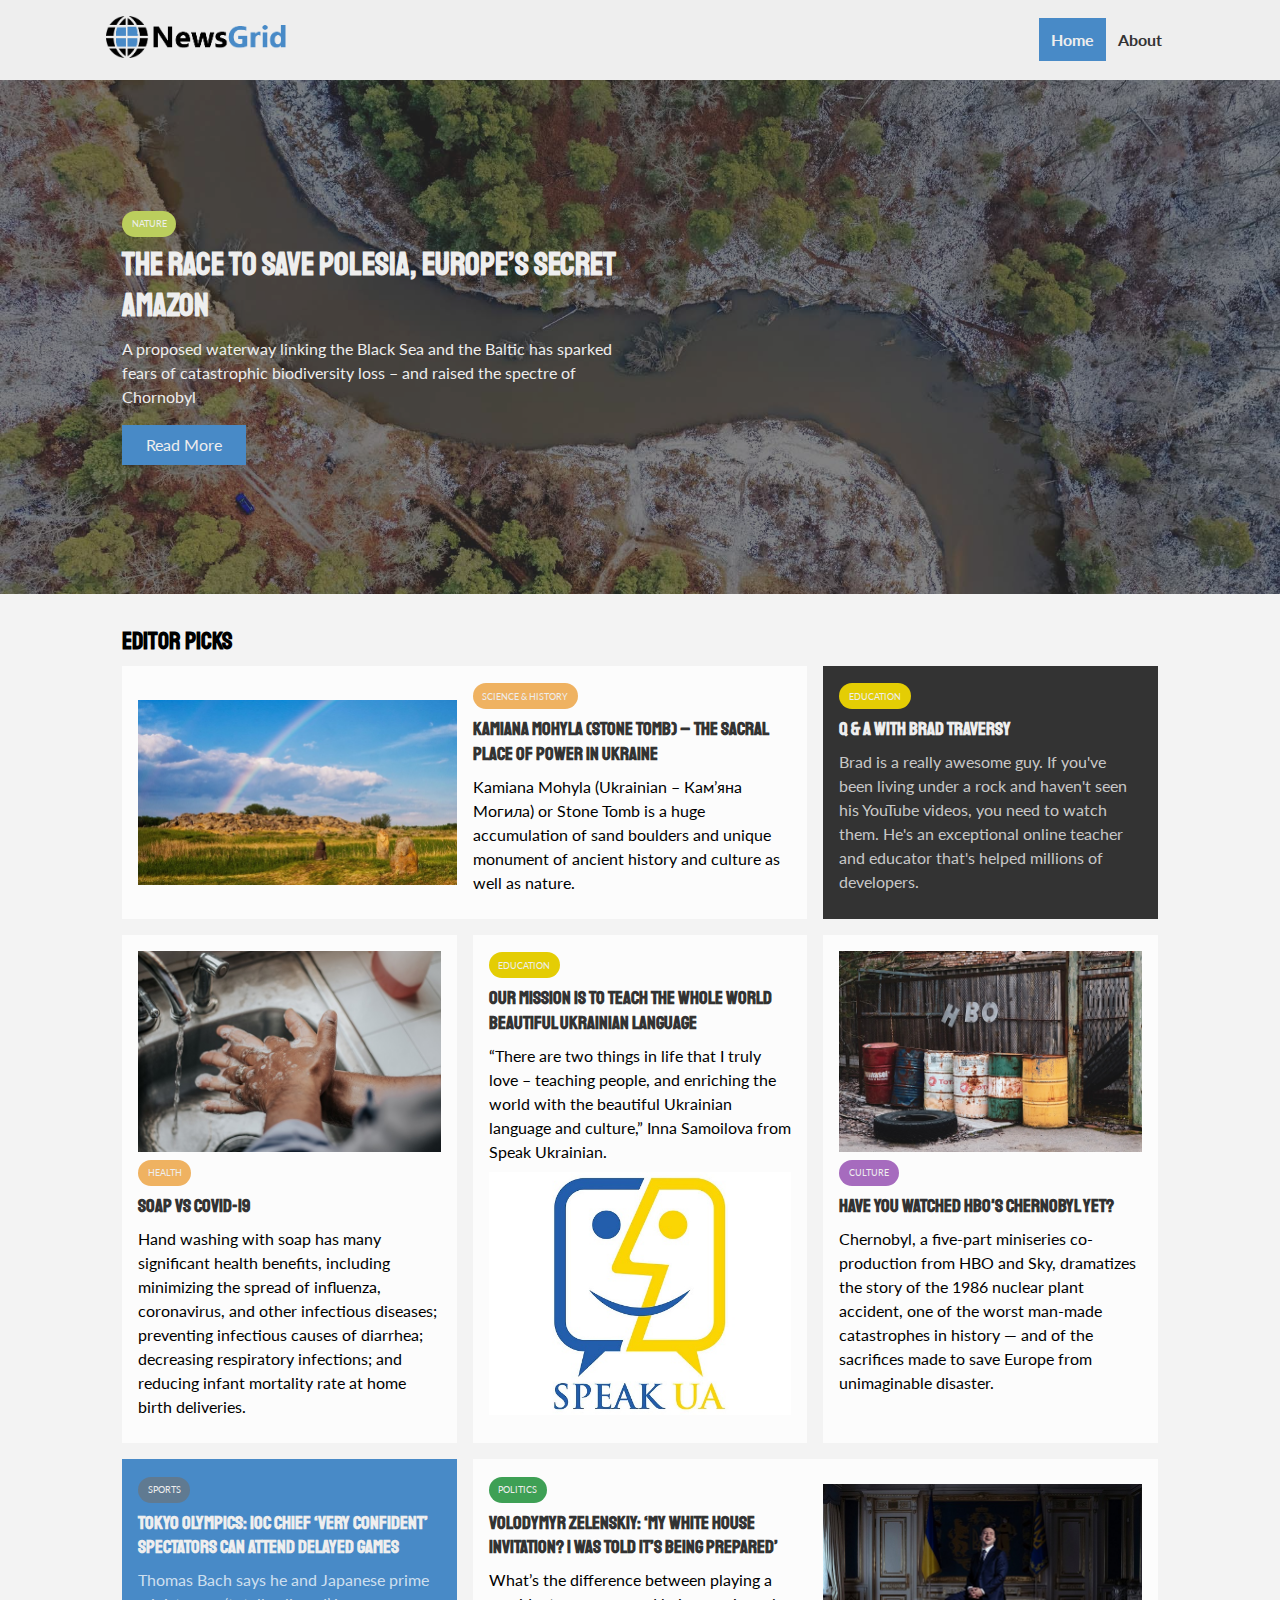
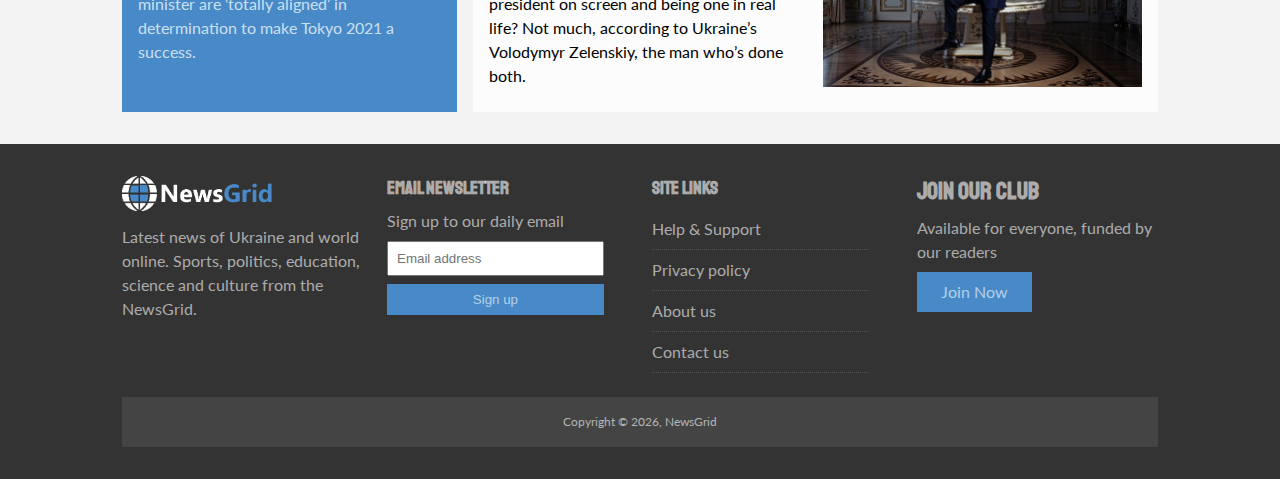
<file: index.html>
<!DOCTYPE html>
<html lang="en">
  <head>
    <meta charset="UTF-8" />
    <meta name="viewport" content="width=device-width, initial-scale=1.0" />
    <link
      rel="stylesheet"
      href="https://use.fontawesome.com/releases/v5.12.1/css/all.css"
      integrity="sha384-v8BU367qNbs/aIZIxuivaU55N5GPF89WBerHoGA4QTcbUjYiLQtKdrfXnqAcXyTv"
      crossorigin="anonymous"
    />
    <link
      href="https://fonts.googleapis.com/css?family=Lato|Staatliches&display=swap"
      rel="stylesheet"
    />
    <link rel="stylesheet" href="css/style.css" />
    <link
      rel="stylesheet"
      media="screen and (max-width: 768px)"
      href="css/mobile.css"
    />
    <link rel="shortcut icon" href="favicon.ico" type="image/x-icon" />
    <link rel="icon" href="favicon.ico" type="image/x-icon" />
    <script src="components/header.js" type="text/javascript" defer></script>
    <title>NewsGrid | Latest News</title>
  </head>

  <body>
    <header-component></header-component>
    <!-- Showcase -->
    <header id="showcase">
      <div class="container">
        <!-- Grid container -->
        <div class="showcase-container">
          <!-- one grid item -->
          <div class="showcase-content">
            <div class="category category-nature">Nature</div>
            <h1>
              <a href="articles/article1.html"
                >The race to save Polesia, Europe’s secret Amazon</a
              >
            </h1>
            <p>
              A proposed waterway linking the Black Sea and the Baltic has
              sparked fears of catastrophic biodiversity loss – and raised the
              spectre of Chornobyl
            </p>
            <a href="articles/article1.html" class="btn btn-primary"
              >Read More</a
            >
          </div>
        </div>
      </div>
    </header>

    <!-- Home Articles-->
    <section id="home-articles" class="py-2">
      <div class="container">
        <h2>Editor Picks</h2>
        <!-- A Grid Container -->
        <div class="articles-container">
          <!-- A Grid Container (:first-child) -->
          <article class="card">
            <img src="img/Kamyana-Mohyla.jpg" alt="Stone Grave" />
            <div>
              <div class="category category-science">Science & History</div>
              <h3>
                <a href="articles/article2.html"
                  >Kamiana Mohyla (Stone Tomb) – The Sacral Place of Power in
                  Ukraine</a
                >
              </h3>
              <p>
                Kamiana Mohyla (Ukrainian – Кам’яна Могила) or Stone Tomb is a
                huge accumulation of sand boulders and unique monument of
                ancient history and culture as well as nature.
              </p>
            </div>
          </article>

          <article class="card bg-dark">
            <div class="category category-education">Education</div>
            <h3>
              <a href="articles/article3.html">Q & A With Brad Traversy</a>
            </h3>
            <p>
              Brad is a really awesome guy. If you've been living under a rock
              and haven't seen his YouTube videos, you need to watch them. He's
              an exceptional online teacher and educator that's helped millions
              of developers.
            </p>
          </article>

          <article class="card">
            <img src="img/science.jpg" alt="Disinfection" />
            <div class="category category-science">Health</div>
            <h3>
              <a href="articles/atricle4.html">Soap vs COVID-19</a>
            </h3>
            <p>
              Hand washing with soap has many significant health benefits,
              including minimizing the spread of influenza, coronavirus, and
              other infectious diseases; preventing infectious causes of
              diarrhea; decreasing respiratory infections; and reducing infant
              mortality rate at home birth deliveries.
            </p>
          </article>

          <article class="card">
            <div class="category category-education">Education</div>
            <h3>
              <a href="articles/article5.html"
                >Our mission is to teach the whole world beautiful Ukrainian
                language</a
              >
            </h3>
            <p>
              “There are two things in life that I truly love – teaching people,
              and enriching the world with the beautiful Ukrainian language and
              culture,” Inna Samoilova from Speak Ukrainian.
            </p>
            <img src="img/speak-ua.jpg" alt="Speak Ukrainian" />
          </article>

          <article class="card">
            <img src="img/nbo-culture.jpg" alt="Chernobyl 2019 Miniseries" />
            <div class="category category-culture">Culture</div>
            <h3>
              <a href="articles/article6.html"
                >Have you watched HBO's Chernobyl yet?</a
              >
            </h3>
            <p>
              Chernobyl, a five-part miniseries co-production from HBO and Sky,
              dramatizes the story of the 1986 nuclear plant accident, one of
              the worst man-made catastrophes in history — and of the sacrifices
              made to save Europe from unimaginable disaster.
            </p>
          </article>

          <article class="card bg-primary">
            <div class="category category-sports">Sports</div>
            <h3>
              <a href="articles/article7.html"
                >Tokyo Olympics: IOC chief ‘very confident’ spectators can
                attend delayed Games</a
              >
            </h3>
            <p>
              Thomas Bach says he and Japanese prime minister are ‘totally
              aligned’ in determination to make Tokyo 2021 a success.
            </p>
          </article>

          <!-- A Grid Container (:last-child)-->
          <article class="card">
            <div>
              <div class="category category-politics">Politics</div>
              <h3>
                <a href="articles/article8.html"
                  >Volodymyr Zelenskiy: ‘My White House invitation? I was told
                  it’s being prepared’</a
                >
              </h3>
              <p>
                What’s the difference between playing a president on screen and
                being one in real life? Not much, according to Ukraine’s
                Volodymyr Zelenskiy, the man who’s done both.
              </p>
            </div>
            <img src="img/politics.jpg" alt="The President of Ukraine" />
          </article>
        </div>
      </div>
    </section>

    <!-- Footer -->
    <footer id="main-footer" class="py-2">
      <!-- A grid container -->
      <div class="container footer-container">
        <div>
          <img src="../img/logo-bluel.png" alt="NewsGrid" />
          <p>
            Latest news of Ukraine and world online. Sports, politics,
            education, science and culture from the NewsGrid.
          </p>
        </div>
        <div>
          <h3>Email Newsletter</h3>
          <p>Sign up to our daily email</p>
          <form name="contact" method="POST" data-netlify="true">
            <input type="email" name="email" placeholder="Email address" />
            <input type="submit" value="Sign up" class="btn btn-primary" />
          </form>
        </div>
        <div>
          <h3>Site Links</h3>
          <ul class="list">
            <li><a href="#">Help & Support</a></li>
            <li><a href="#">Privacy policy</a></li>
            <li><a href="about.html">About us</a></li>
            <li><a href="#">Contact us</a></li>
          </ul>
        </div>
        <div>
          <h2>Join Our Club</h2>
          <p>Available for everyone, funded by our readers</p>
          <a href="#" class="btn btn-primary">Join Now</a>
        </div>
        <div>
          <p>
            Copyright &copy; <span id="copyright-year">2021</span>, NewsGrid
          </p>
        </div>
      </div>
    </footer>
    <script>
      document.querySelector(
        '#copyright-year'
      ).innerText = new Date().getFullYear();
    </script>
  </body>
</html>
</file>
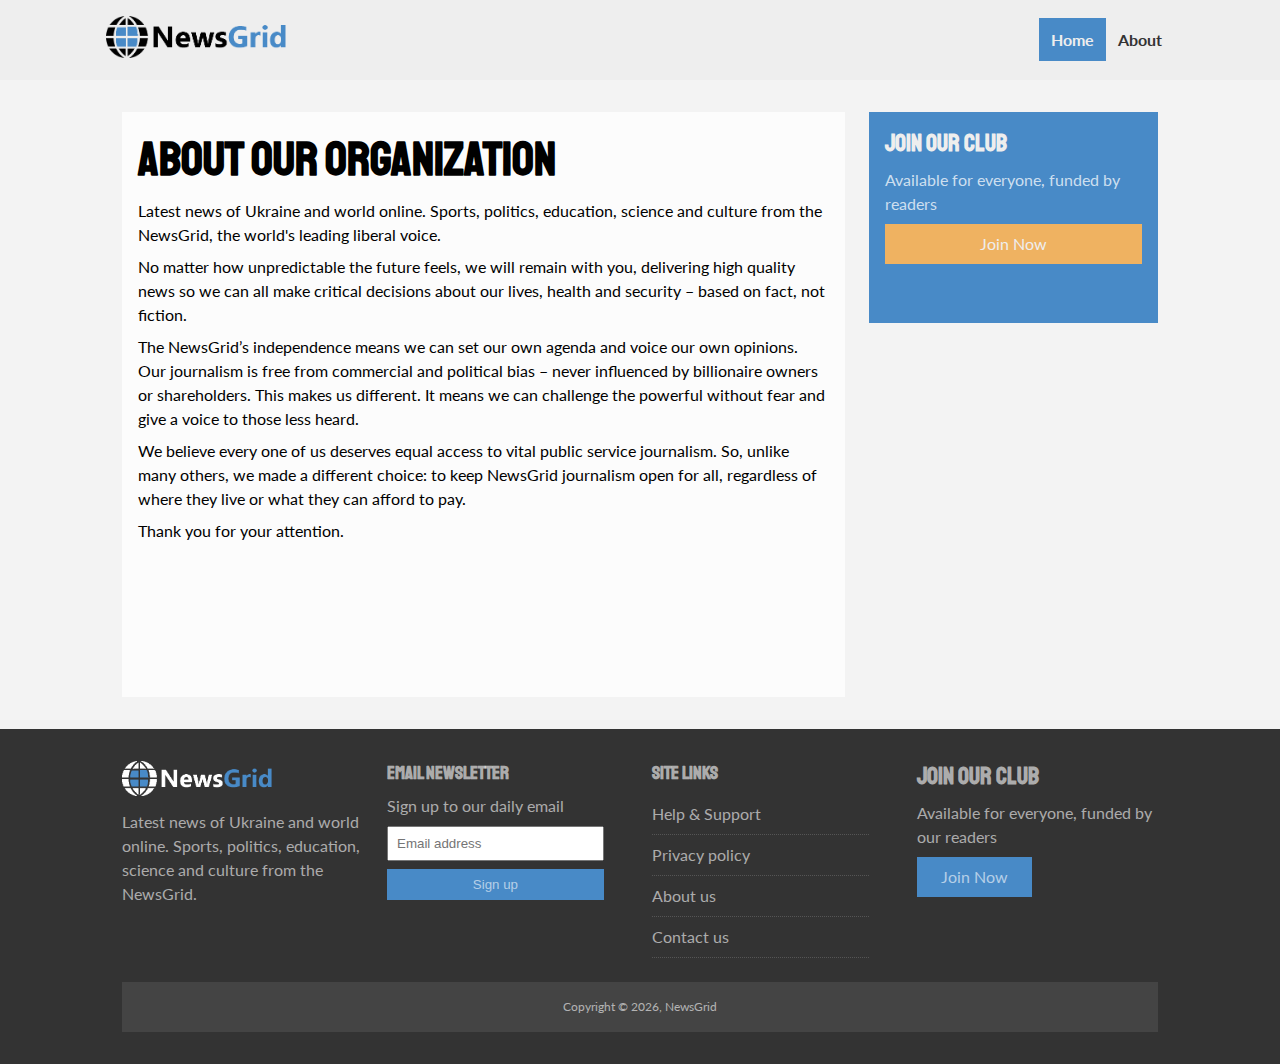
<file: about.html>
<!DOCTYPE html>
<html lang="en">
  <head>
    <meta charset="UTF-8" />
    <meta name="viewport" content="width=device-width, initial-scale=1.0" />
    <link
      rel="stylesheet"
      href="https://use.fontawesome.com/releases/v5.12.1/css/all.css"
      integrity="sha384-v8BU367qNbs/aIZIxuivaU55N5GPF89WBerHoGA4QTcbUjYiLQtKdrfXnqAcXyTv"
      crossorigin="anonymous"
    />
    <link
      href="https://fonts.googleapis.com/css?family=Lato|Staatliches&display=swap"
      rel="stylesheet"
    />
    <link rel="stylesheet" href="css/style.css" />
    <link
      rel="stylesheet"
      media="screen and (max-width: 768px)"
      href="css/mobile.css"
    />
    <link rel="shortcut icon" type="image/x-icon" href="favicon.ico" />
    <script src="components/header.js" type="text/javascript" defer></script>
    <title>NewsGrid | About</title>
  </head>

  <body>
    <header-component></header-component>
    <section id="about">
      <div class="container">
        <div class="page-container">
          <article class="card">
            <h1 class="l-heading">About Our Organization</h1>
            <p>
              Latest news of Ukraine and world online. Sports, politics,
              education, science and culture from the NewsGrid, the world's
              leading liberal voice.
            </p>
            <p>
              No matter how unpredictable the future feels, we will remain with
              you, delivering high quality news so we can all make critical
              decisions about our lives, health and security – based on fact,
              not fiction.
            </p>
            <p>
              The NewsGrid’s independence means we can set our own agenda and
              voice our own opinions. Our journalism is free from commercial and
              political bias – never influenced by billionaire owners or
              shareholders. This makes us different. It means we can challenge
              the powerful without fear and give a voice to those less heard.
            </p>
            <p>
              We believe every one of us deserves equal access to vital public
              service journalism. So, unlike many others, we made a different
              choice: to keep NewsGrid journalism open for all, regardless of
              where they live or what they can afford to pay.
            </p>
            <p>Thank you for your attention.</p>
          </article>
          <aside class="card bg-primary">
            <h2>Join Our Club</h2>
            <p>Available for everyone, funded by readers</p>
            <a href="#" class="btn btn-secondary btn-block">Join Now</a>
          </aside>
        </div>
      </div>
    </section>

    <!-- Footer -->
    <footer id="main-footer" class="py-2">
      <!-- A grid container -->
      <div class="container footer-container">
        <div>
          <img src="../img/logo-bluel.png" alt="NewsGrid" />
          <p>
            Latest news of Ukraine and world online. Sports, politics,
            education, science and culture from the NewsGrid.
          </p>
        </div>
        <div>
          <h3>Email Newsletter</h3>
          <p>Sign up to our daily email</p>
          <form name="contact" method="POST" data-netlify="true">
            <input type="email" name="email" placeholder="Email address" />
            <input type="submit" value="Sign up" class="btn btn-primary" />
          </form>
        </div>
        <div>
          <h3>Site Links</h3>
          <ul class="list">
            <li><a href="#">Help & Support</a></li>
            <li><a href="#">Privacy policy</a></li>
            <li><a href="about.html">About us</a></li>
            <li><a href="#">Contact us</a></li>
          </ul>
        </div>
        <div>
          <h2>Join Our Club</h2>
          <p>Available for everyone, funded by our readers</p>
          <a href="#" class="btn btn-primary">Join Now</a>
        </div>
        <div>
          <p>
            Copyright &copy; <span id="copyright-year">2021</span>, NewsGrid
          </p>
        </div>
      </div>
    </footer>
    <script>
      document.querySelector(
        '#copyright-year'
      ).innerText = new Date().getFullYear();
    </script>
  </body>
</html>
</file>
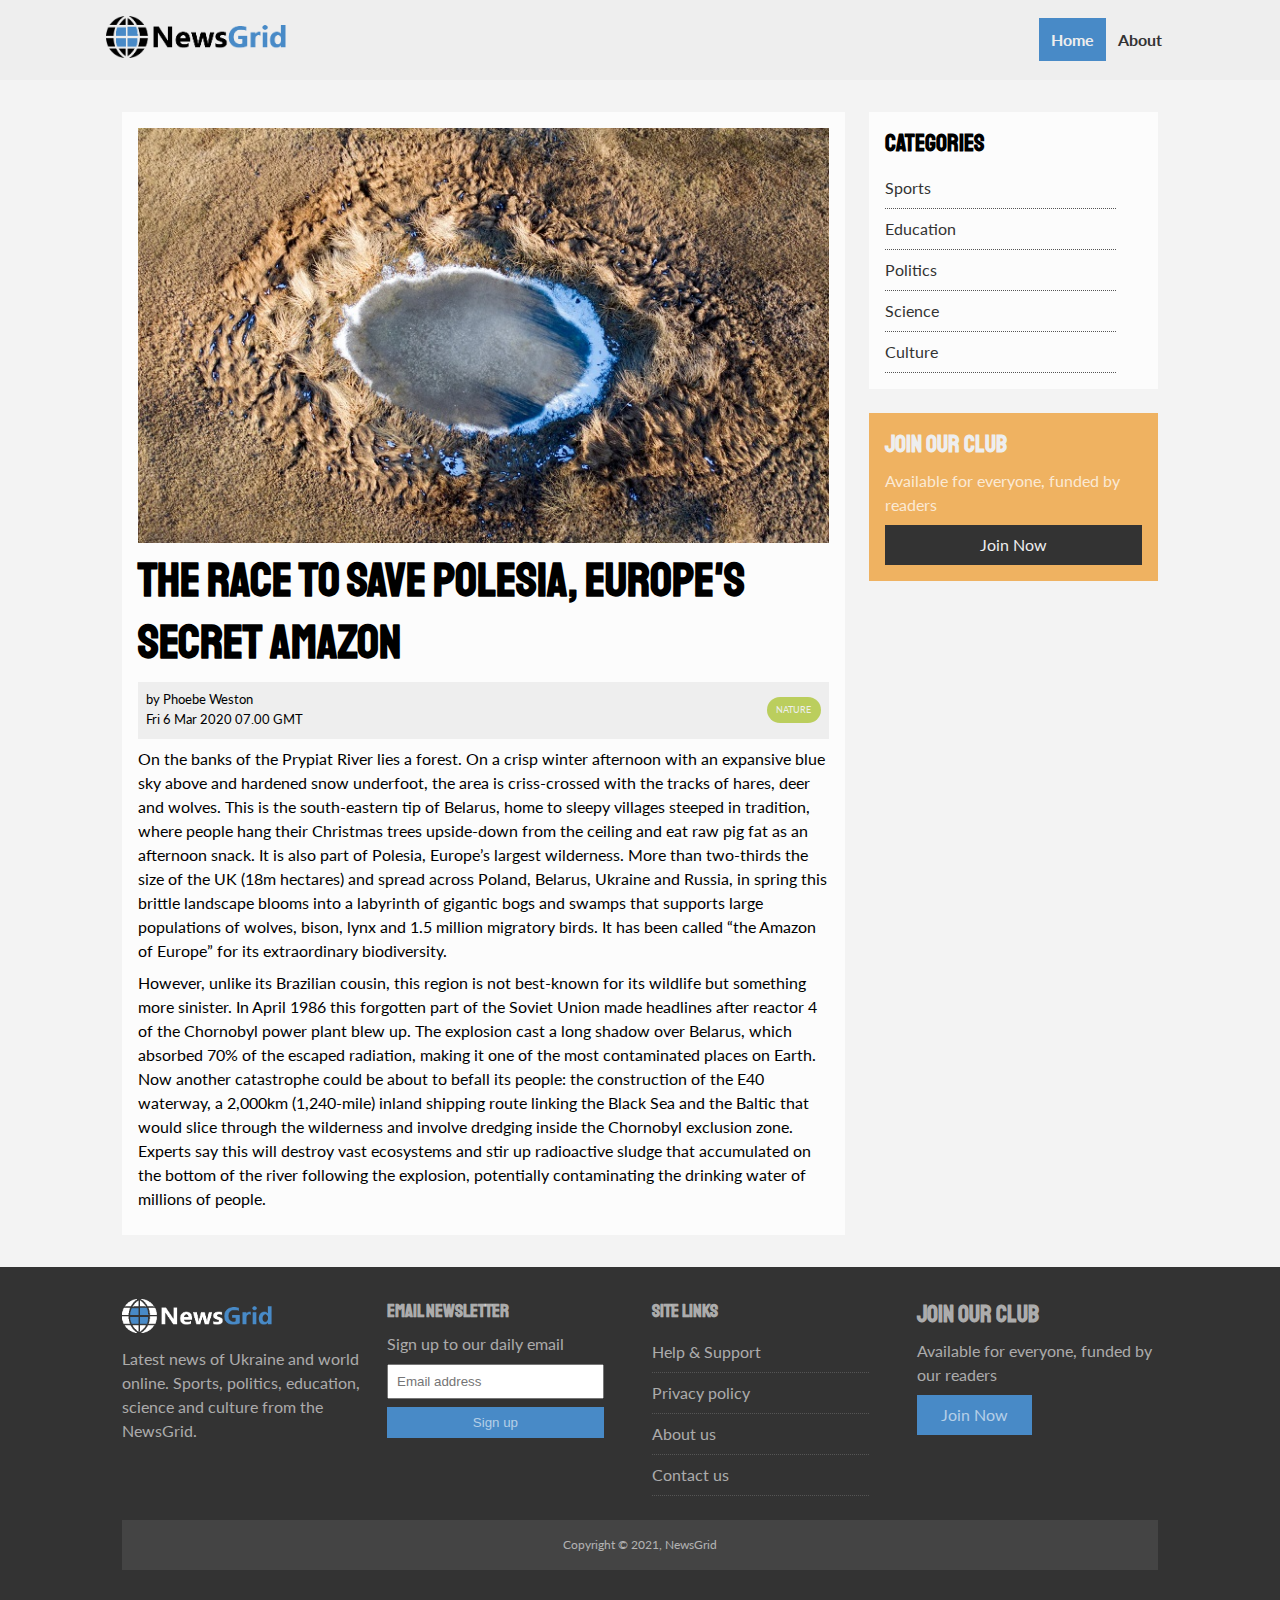
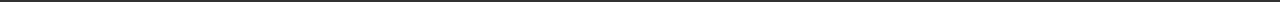
<file: articles/article1.html>
<!DOCTYPE html>
<html lang="en">
  <head>
    <meta charset="UTF-8" />
    <meta name="viewport" content="width=device-width, initial-scale=1.0" />
    <link
      rel="stylesheet"
      href="https://use.fontawesome.com/releases/v5.12.1/css/all.css"
      integrity="sha384-v8BU367qNbs/aIZIxuivaU55N5GPF89WBerHoGA4QTcbUjYiLQtKdrfXnqAcXyTv"
      crossorigin="anonymous"
    />
    <link
      href="https://fonts.googleapis.com/css?family=Lato|Staatliches&display=swap"
      rel="stylesheet"
    />
    <link rel="stylesheet" href="../css/style.css" />
    <link
      rel="stylesheet"
      media="screen and (max-width: 768px)"
      href="../css/mobile.css"
    />
    <link rel="shortcut icon" type="image/x-icon" href="favicon.ico" />
    <script src="../components/header.js" type="text/javascript" defer></script>
    <script src="../components/footer.js" type="text/javascript" defer></script>
    <title>NewsGrid | Latest News</title>
  </head>

  <body>
    <header-component></header-component>

    <section id="article">
      <div class="container">
        <div class="page-container">
          <article class="card">
            <img src="../img/articles/nature.jpg" alt="Polesia" />
            <h1 class="l-heading">
              The race to save Polesia, Europe's secret Amazon
            </h1>
            <div class="meta">
              <small>
                <i class="fas fa-user-clock"></i> by Phoebe Weston <br />
                Fri 6 Mar 2020 07.00 GMT
              </small>
              <div class="category category-nature">Nature</div>
            </div>
            <p>
              On the banks of the Prypiat River lies a forest. On a crisp winter
              afternoon with an expansive blue sky above and hardened snow
              underfoot, the area is criss-crossed with the tracks of hares,
              deer and wolves. This is the south-eastern tip of Belarus, home to
              sleepy villages steeped in tradition, where people hang their
              Christmas trees upside-down from the ceiling and eat raw pig fat
              as an afternoon snack. It is also part of Polesia, Europe’s
              largest wilderness. More than two-thirds the size of the UK (18m
              hectares) and spread across Poland, Belarus, Ukraine and Russia,
              in spring this brittle landscape blooms into a labyrinth of
              gigantic bogs and swamps that supports large populations of
              wolves, bison, lynx and 1.5 million migratory birds. It has been
              called “the Amazon of Europe” for its extraordinary biodiversity.
            </p>
            <p>
              However, unlike its Brazilian cousin, this region is not
              best-known for its wildlife but something more sinister. In April
              1986 this forgotten part of the Soviet Union made headlines after
              reactor 4 of the Chornobyl power plant blew up. The explosion cast
              a long shadow over Belarus, which absorbed 70% of the escaped
              radiation, making it one of the most contaminated places on Earth.
              Now another catastrophe could be about to befall its people: the
              construction of the E40 waterway, a 2,000km (1,240-mile) inland
              shipping route linking the Black Sea and the Baltic that would
              slice through the wilderness and involve dredging inside the
              Chornobyl exclusion zone. Experts say this will destroy vast
              ecosystems and stir up radioactive sludge that accumulated on the
              bottom of the river following the explosion, potentially
              contaminating the drinking water of millions of people.
            </p>
          </article>

          <aside id="categories" class="card">
            <h2>Categories</h2>
            <ul class="list">
              <li>
                <a href="#"><i class="fas fa-chevron-right"></i> Sports</a>
              </li>
              <li>
                <a href="#"><i class="fas fa-chevron-right"></i> Education</a>
              </li>
              <li>
                <a href="#"><i class="fas fa-chevron-right"></i> Politics</a>
              </li>
              <li>
                <a href="#"><i class="fas fa-chevron-right"></i> Science</a>
              </li>
              <li>
                <a href="#"><i class="fas fa-chevron-right"></i> Culture</a>
              </li>
            </ul>
          </aside>

          <aside class="card bg-secondary">
            <h2>Join Our Club</h2>
            <p>Available for everyone, funded by readers</p>
            <a href="#" class="btn btn-dark btn-block">Join Now</a>
          </aside>
        </div>
      </div>
    </section>

    <!-- Footer -->
    <footer-component></footer-component>
  </body>
</html>
</file>
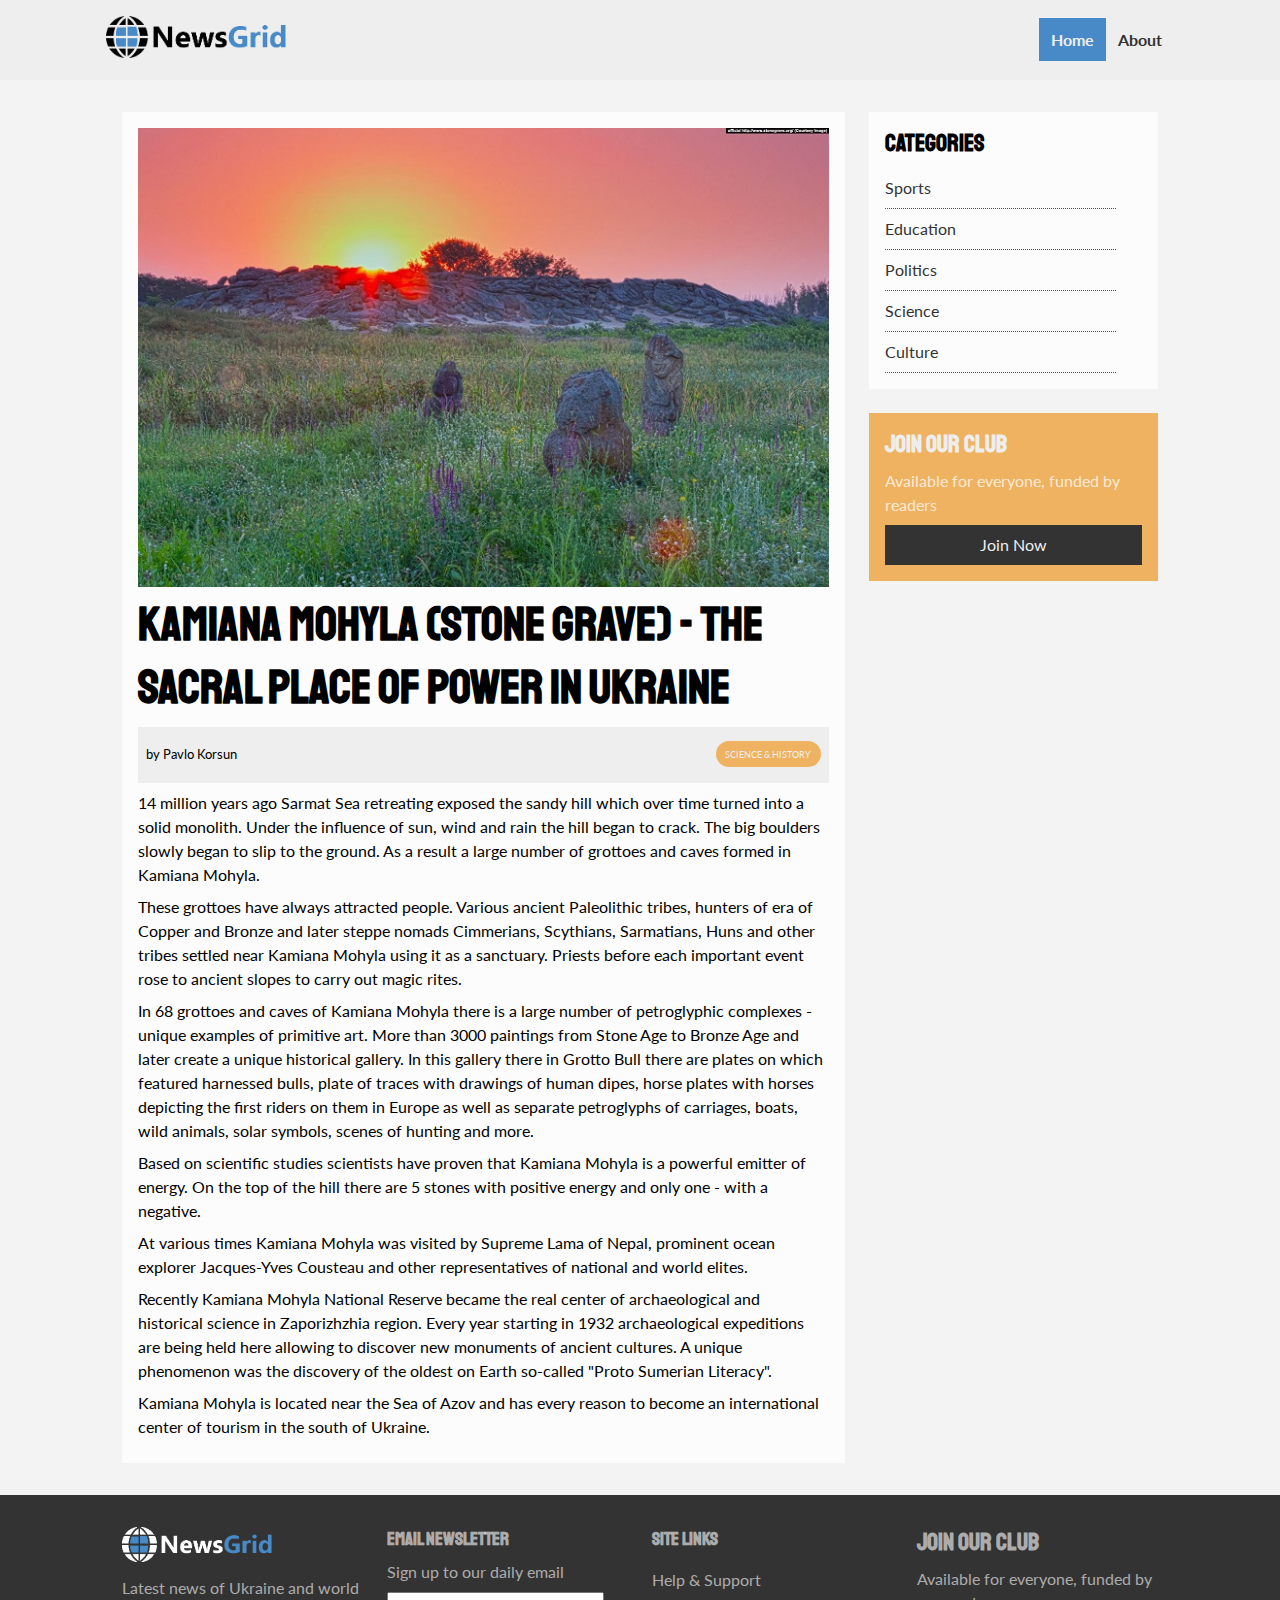
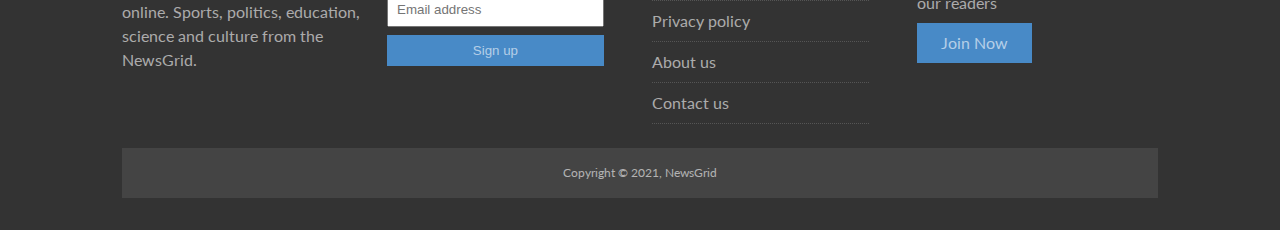
<file: articles/article2.html>
<!DOCTYPE html>
<html lang="en">
  <head>
    <meta charset="UTF-8" />
    <meta name="viewport" content="width=device-width, initial-scale=1.0" />
    <link
      rel="stylesheet"
      href="https://use.fontawesome.com/releases/v5.12.1/css/all.css"
      integrity="sha384-v8BU367qNbs/aIZIxuivaU55N5GPF89WBerHoGA4QTcbUjYiLQtKdrfXnqAcXyTv"
      crossorigin="anonymous"
    />
    <link
      href="https://fonts.googleapis.com/css?family=Lato|Staatliches&display=swap"
      rel="stylesheet"
    />
    <link rel="stylesheet" href="../css/style.css" />
    <link
      rel="stylesheet"
      media="screen and (max-width: 768px)"
      href="../css/mobile.css"
    />
    <link rel="shortcut icon" type="image/x-icon" href="favicon.ico" />
    <script src="../components/header.js" type="text/javascript" defer></script>
    <script src="../components/footer.js" type="text/javascript" defer></script>
    <title>NewsGrid | Latest News</title>
  </head>

  <body>
    <header-component></header-component>

    <section id="article">
      <div class="container">
        <div class="page-container">
          <article class="card">
            <img src="../img/articles/km_a.jpg" alt="Stone Grave" />
            <h1 class="l-heading">
              Kamiana Mohyla (Stone Grave) - The Sacral Place of Power in
              Ukraine
            </h1>
            <div class="meta">
              <small> <i class="fas fa-user"></i> by Pavlo Korsun </small>
              <div class="category category-science">Science & History</div>
            </div>
            <p>
              14 million years ago Sarmat Sea retreating exposed the sandy hill
              which over time turned into a solid monolith. Under the influence
              of sun, wind and rain the hill began to crack. The big boulders
              slowly began to slip to the ground. As a result a large number of
              grottoes and caves formed in Kamiana Mohyla.
            </p>
            <p>
              These grottoes have always attracted people. Various ancient
              Paleolithic tribes, hunters of era of Copper and Bronze and later
              steppe nomads Cimmerians, Scythians, Sarmatians, Huns and other
              tribes settled near Kamiana Mohyla using it as a sanctuary.
              Priests before each important event rose to ancient slopes to
              carry out magic rites.
            </p>
            <p>
              In 68 grottoes and caves of Kamiana Mohyla there is a large number
              of petroglyphic complexes - unique examples of primitive art. More
              than 3000 paintings from Stone Age to Bronze Age and later create
              a unique historical gallery. In this gallery there in Grotto Bull
              there are plates on which featured harnessed bulls, plate of
              traces with drawings of human dipes, horse plates with horses
              depicting the first riders on them in Europe as well as separate
              petroglyphs of carriages, boats, wild animals, solar symbols,
              scenes of hunting and more.
            </p>
            <p>
              Based on scientific studies scientists have proven that Kamiana
              Mohyla is a powerful emitter of energy. On the top of the hill
              there are 5 stones with positive energy and only one - with a
              negative.
            </p>
            <p>
              At various times Kamiana Mohyla was visited by Supreme Lama of
              Nepal, prominent ocean explorer Jacques-Yves Cousteau and other
              representatives of national and world elites.
            </p>
            <p>
              Recently Kamiana Mohyla National Reserve became the real center of
              archaeological and historical science in Zaporizhzhia region.
              Every year starting in 1932 archaeological expeditions are being
              held here allowing to discover new monuments of ancient cultures.
              A unique phenomenon was the discovery of the oldest on Earth
              so-called "Proto Sumerian Literacy".
            </p>
            <p>
              Kamiana Mohyla is located near the Sea of Azov and has every
              reason to become an international center of tourism in the south
              of Ukraine.
            </p>
          </article>

          <aside id="categories" class="card">
            <h2>Categories</h2>
            <ul class="list">
              <li>
                <a href="#"><i class="fas fa-chevron-right"></i> Sports</a>
              </li>
              <li>
                <a href="#"><i class="fas fa-chevron-right"></i> Education</a>
              </li>
              <li>
                <a href="#"><i class="fas fa-chevron-right"></i> Politics</a>
              </li>
              <li>
                <a href="#"><i class="fas fa-chevron-right"></i> Science</a>
              </li>
              <li>
                <a href="#"><i class="fas fa-chevron-right"></i> Culture</a>
              </li>
            </ul>
          </aside>

          <aside class="card bg-secondary">
            <h2>Join Our Club</h2>
            <p>Available for everyone, funded by readers</p>
            <a href="#" class="btn btn-dark btn-block">Join Now</a>
          </aside>
        </div>
      </div>
    </section>

    <!-- Footer -->
    <footer-component></footer-component>
  </body>
</html>
</file>
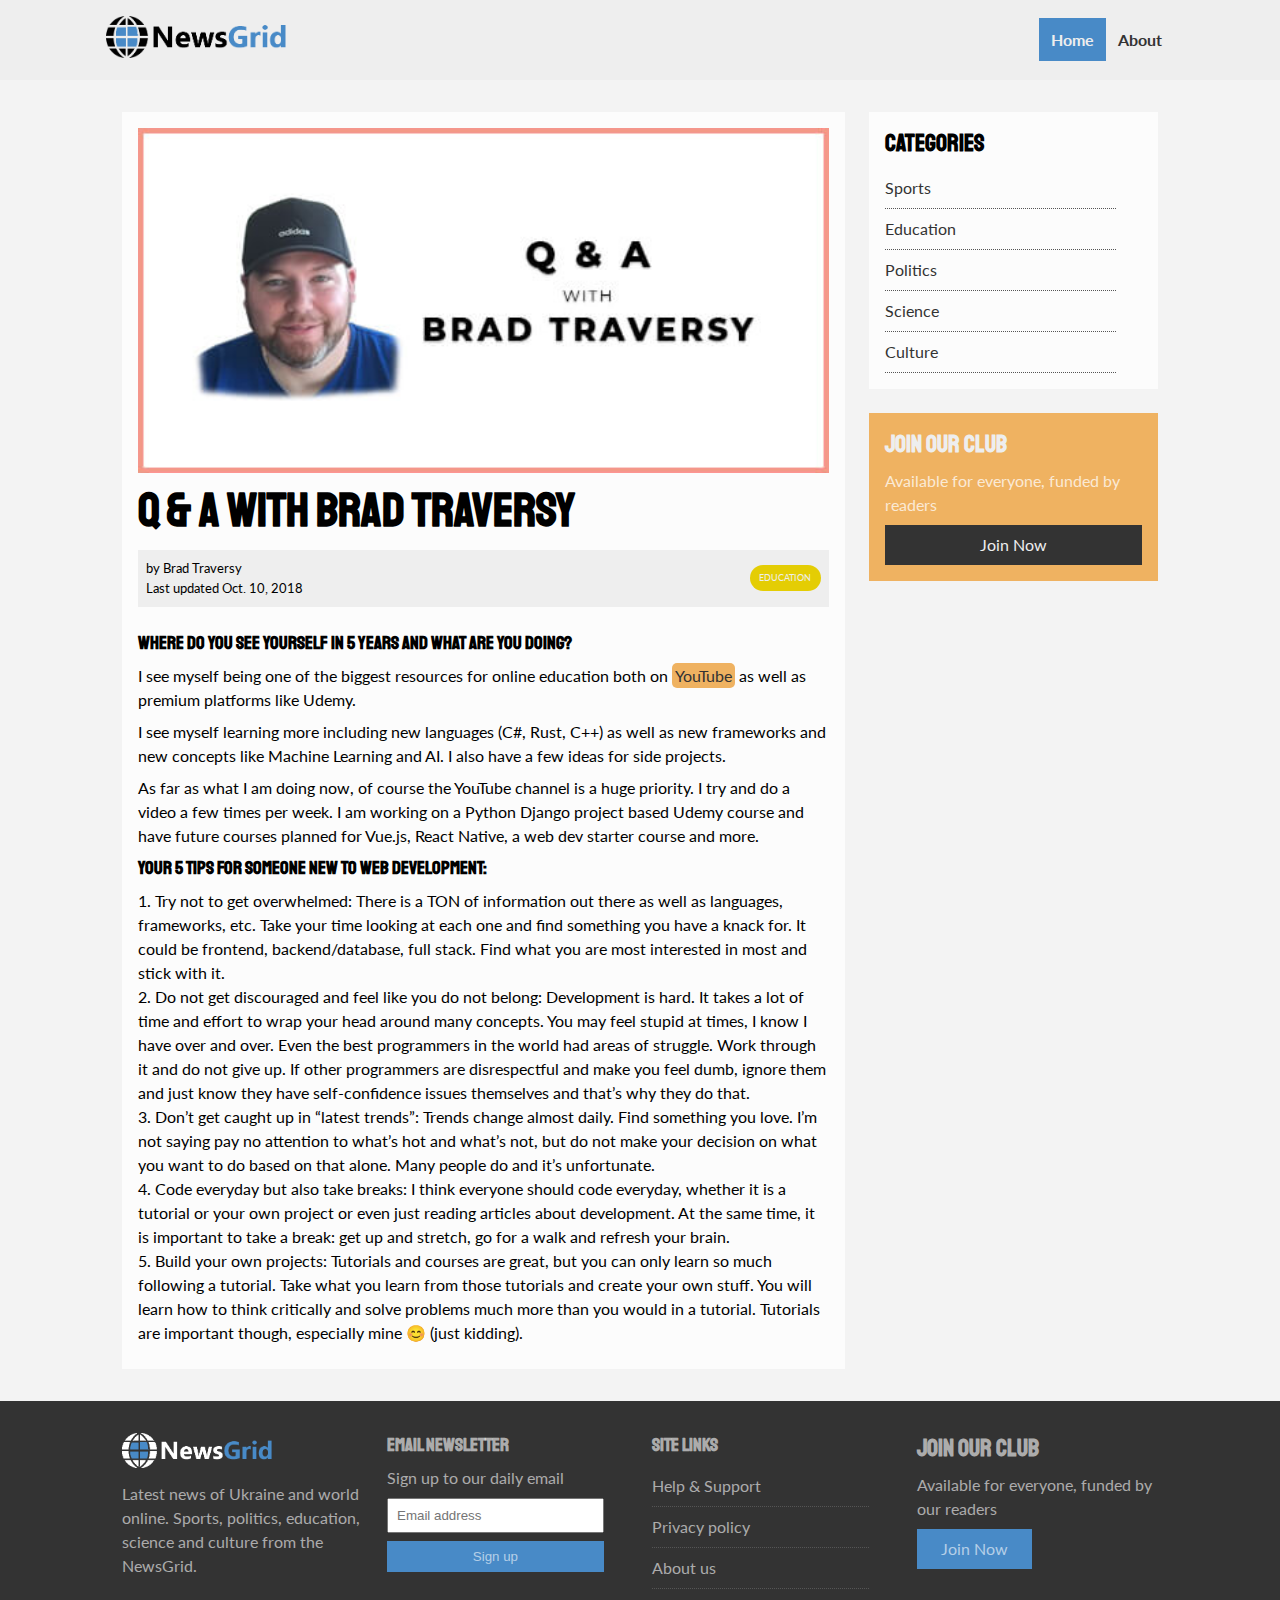
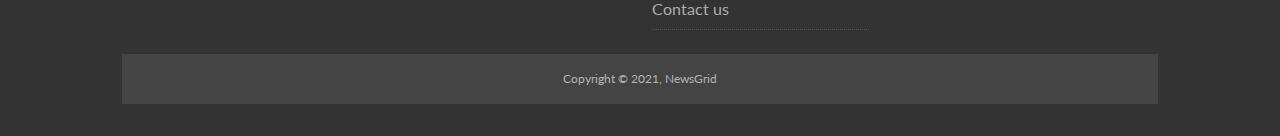
<file: articles/article3.html>
<!DOCTYPE html>
<html lang="en">
  <head>
    <meta charset="UTF-8" />
    <meta name="viewport" content="width=device-width, initial-scale=1.0" />
    <link
      rel="stylesheet"
      href="https://use.fontawesome.com/releases/v5.12.1/css/all.css"
      integrity="sha384-v8BU367qNbs/aIZIxuivaU55N5GPF89WBerHoGA4QTcbUjYiLQtKdrfXnqAcXyTv"
      crossorigin="anonymous"
    />
    <link
      href="https://fonts.googleapis.com/css?family=Lato|Staatliches&display=swap"
      rel="stylesheet"
    />
    <link rel="stylesheet" href="../css/style.css" />
    <link
      rel="stylesheet"
      media="screen and (max-width: 768px)"
      href="../css/mobile.css"
    />
    <link rel="shortcut icon" type="image/x-icon" href="favicon.ico" />
    <script src="../components/header.js" type="text/javascript" defer></script>
    <script src="../components/footer.js" type="text/javascript" defer></script>
    <title>NewsGrid | Latest News</title>
  </head>

  <body>
    <header-component></header-component>

    <section id="article">
      <div class="container">
        <div class="page-container">
          <article class="card">
            <img src="../img/articles/dev.jpg" alt="Brad Traversy" />
            <h1 class="l-heading">Q & A With Brad Traversy</h1>
            <div class="meta">
              <small>
                <i class="fas fa-user-clock"></i> by Brad Traversy <br />
                Last updated Oct. 10, 2018
              </small>
              <div class="category category-education">Education</div>
            </div>
            <br />
            <h3>
              Where Do You See Yourself In 5 Years and What Are You Doing?
            </h3>
            <p>
              I see myself being one of the biggest resources for online
              education both on <i class="fas fa-arrow-right"></i>
              <a
                href="https://www.youtube.com/channel/UC29ju8bIPH5as8OGnQzwJyA"
                target="_blank"
                >YouTube</a
              >
              as well as premium platforms like Udemy.
            </p>
            <p>
              I see myself learning more including new languages (C#, Rust, C++)
              as well as new frameworks and new concepts like Machine Learning
              and AI. I also have a few ideas for side projects.
            </p>
            <p>
              As far as what I am doing now, of course the YouTube channel is a
              huge priority. I try and do a video a few times per week. I am
              working on a Python Django project based Udemy course and have
              future courses planned for Vue.js, React Native, a web dev starter
              course and more.
            </p>
            <h3>Your 5 Tips for Someone New to Web Development:</h3>
            <p>
              <ol>
              <li>
                Try not to get overwhelmed: There is a TON of information out
                there as well as languages, frameworks, etc. Take your time
                looking at each one and find something you have a knack for. It
                could be frontend, backend/database, full stack. Find what you
                are most interested in most and stick with it.
              </li>
              <li>
                Do not get discouraged and feel like you do not belong:
                Development is hard. It takes a lot of time and effort to wrap
                your head around many concepts. You may feel stupid at times, I
                know I have over and over. Even the best programmers in the
                world had areas of struggle. Work through it and do not give up.
                If other programmers are disrespectful and make you feel dumb,
                ignore them and just know they have self-confidence issues
                themselves and that’s why they do that.
              </li>
              <li>
                Don’t get caught up in “latest trends”: Trends change almost
                daily. Find something you love. I’m not saying pay no attention
                to what’s hot and what’s not, but do not make your decision on
                what you want to do based on that alone. Many people do and it’s
                unfortunate.
              </li>
              <li>
                Code everyday but also take breaks: I think everyone should code
                everyday, whether it is a tutorial or your own project or even
                just reading articles about development. At the same time, it is
                important to take a break: get up and stretch, go for a walk and
                refresh your brain.
              </li>
              <li>
                Build your own projects: Tutorials and courses are great, but
                you can only learn so much following a tutorial. Take what you
                learn from those tutorials and create your own stuff. You will
                learn how to think critically and solve problems much more than
                you would in a tutorial. Tutorials are important though,
                especially mine 😊 (just kidding).
              </li>
            </ol>
            </p>
            
          </article>

          <aside id="categories" class="card">
            <h2>Categories</h2>
            <ul class="list">
              <li>
                <a href="#"><i class="fas fa-chevron-right"></i> Sports</a>
              </li>
              <li>
                <a href="#"><i class="fas fa-chevron-right"></i> Education</a>
              </li>
              <li>
                <a href="#"><i class="fas fa-chevron-right"></i> Politics</a>
              </li>
              <li>
                <a href="#"><i class="fas fa-chevron-right"></i> Science</a>
              </li>
              <li>
                <a href="#"><i class="fas fa-chevron-right"></i> Culture</a>
              </li>
            </ul>
          </aside>

          <aside class="card bg-secondary">
            <h2>Join Our Club</h2>
            <p>Available for everyone, funded by readers</p>
            <a href="#" class="btn btn-dark btn-block">Join Now</a>
          </aside>
        </div>
      </div>
    </section>

    <!-- Footer -->
    <footer-component></footer-component>
  </body>
</html>
</file>
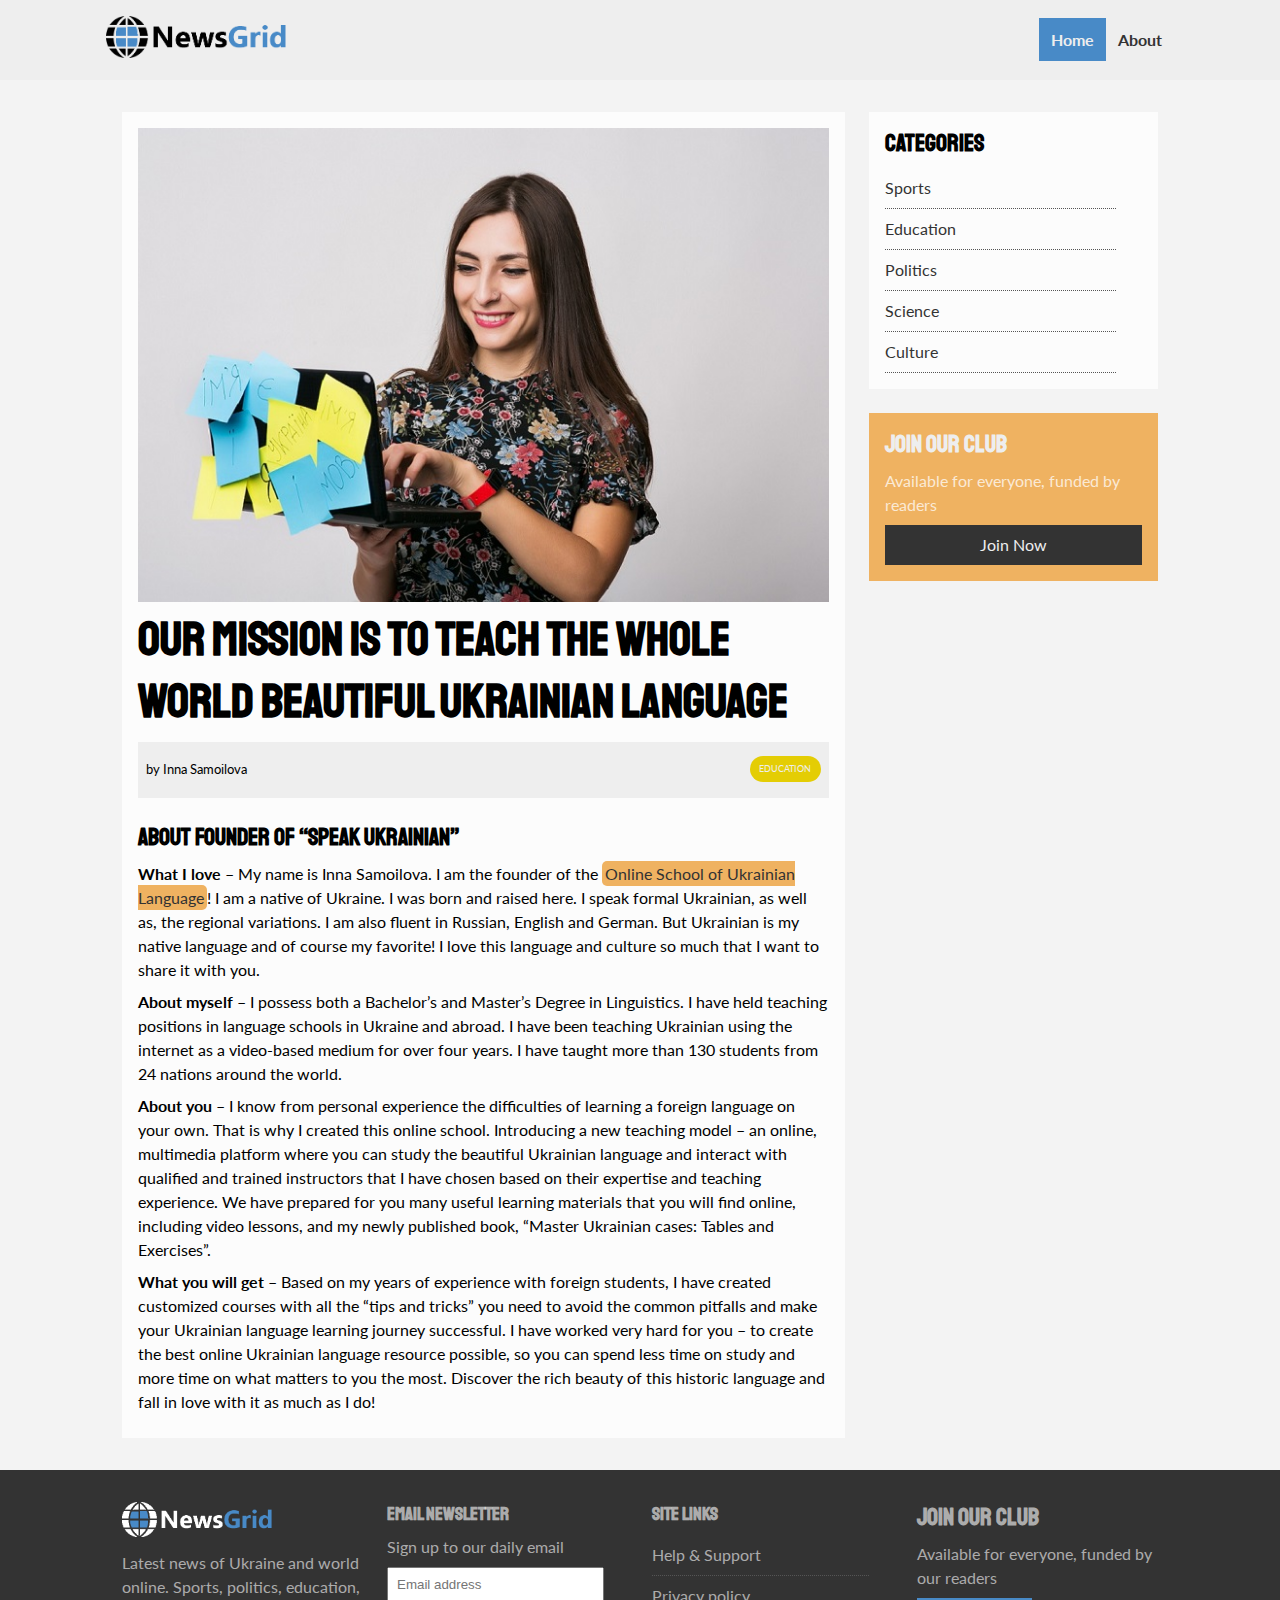
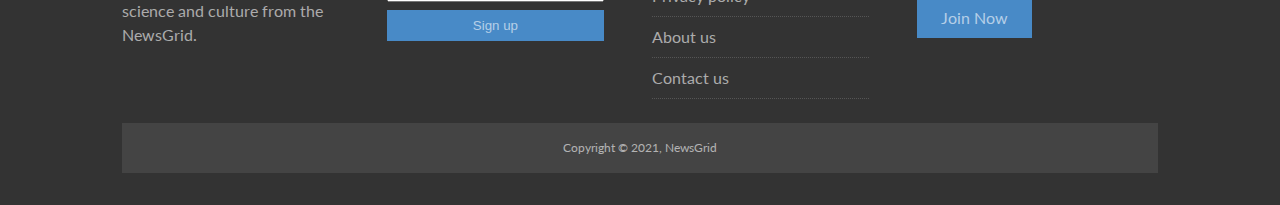
<file: articles/article5.html>
<!DOCTYPE html>
<html lang="en">
  <head>
    <meta charset="UTF-8" />
    <meta name="viewport" content="width=device-width, initial-scale=1.0" />
    <link
      rel="stylesheet"
      href="https://use.fontawesome.com/releases/v5.12.1/css/all.css"
      integrity="sha384-v8BU367qNbs/aIZIxuivaU55N5GPF89WBerHoGA4QTcbUjYiLQtKdrfXnqAcXyTv"
      crossorigin="anonymous"
    />
    <link
      href="https://fonts.googleapis.com/css?family=Lato|Staatliches&display=swap"
      rel="stylesheet"
    />
    <link rel="stylesheet" href="../css/style.css" />
    <link
      rel="stylesheet"
      media="screen and (max-width: 768px)"
      href="../css/mobile.css"
    />
    <link rel="shortcut icon" type="image/x-icon" href="favicon.ico" />
    <script src="../components/header.js" type="text/javascript" defer></script>
    <script src="../components/footer.js" type="text/javascript" defer></script>
    <title>NewsGrid | Latest News</title>
  </head>

  <body>
    <header-component></header-component>

    <section id="article">
      <div class="container">
        <div class="page-container">
          <article class="card">
            <img src="../img/articles/ed_a.jpg" alt="Speak Ukrainian" />
            <h1 class="l-heading">
              Our mission is to teach the whole world beautiful Ukrainian
              language
            </h1>
            <div class="meta">
              <small> <i class="fas fa-user"></i> by Inna Samoilova</small>
              <div class="category category-education">Education</div>
            </div>
            <br />
            <h2>ABOUT FOUNDER OF “SPEAK UKRAINIAN”</h2>
            <p>
              <span class="about-ua">What I love</span> – My name is Inna
              Samoilova. I am the founder of the
              <i class="fas fa-arrow-right"></i>
              <a href="https://www.speakua.com/" target="_blank"
                >Online School of Ukrainian Language</a
              >! I am a native of Ukraine. I was born and raised here. I speak
              formal Ukrainian, as well as, the regional variations. I am also
              fluent in Russian, English and German. But Ukrainian is my native
              language and of course my favorite! I love this language and
              culture so much that I want to share it with you.
            </p>
            <p>
              <span class="about-ua">About myself</span> – I possess both a
              Bachelor’s and Master’s Degree in Linguistics. I have held
              teaching positions in language schools in Ukraine and abroad. I
              have been teaching Ukrainian using the internet as a video-based
              medium for over four years. I have taught more than 130 students
              from 24 nations around the world.
            </p>
            <p>
              <span class="about-ua">About you</span> – I know from personal
              experience the difficulties of learning a foreign language on your
              own. That is why I created this online school. Introducing a new
              teaching model – an online, multimedia platform where you can
              study the beautiful Ukrainian language and interact with qualified
              and trained instructors that I have chosen based on their
              expertise and teaching experience. We have prepared for you many
              useful learning materials that you will find online, including
              video lessons, and my newly published book, “Master Ukrainian
              cases: Tables and Exercises”.
            </p>
            <p>
              <span class="about-ua">What you will get</span> – Based on my
              years of experience with foreign students, I have created
              customized courses with all the “tips and tricks” you need to
              avoid the common pitfalls and make your Ukrainian language
              learning journey successful. I have worked very hard for you – to
              create the best online Ukrainian language resource possible, so
              you can spend less time on study and more time on what matters to
              you the most. Discover the rich beauty of this historic language
              and fall in love with it as much as I do!
            </p>
          </article>

          <aside id="categories" class="card">
            <h2>Categories</h2>
            <ul class="list">
              <li>
                <a href="#"><i class="fas fa-chevron-right"></i> Sports</a>
              </li>
              <li>
                <a href="#"><i class="fas fa-chevron-right"></i> Education</a>
              </li>
              <li>
                <a href="#"><i class="fas fa-chevron-right"></i> Politics</a>
              </li>
              <li>
                <a href="#"><i class="fas fa-chevron-right"></i> Science</a>
              </li>
              <li>
                <a href="#"><i class="fas fa-chevron-right"></i> Culture</a>
              </li>
            </ul>
          </aside>

          <aside class="card bg-secondary">
            <h2>Join Our Club</h2>
            <p>Available for everyone, funded by readers</p>
            <a href="#" class="btn btn-dark btn-block">Join Now</a>
          </aside>
        </div>
      </div>
    </section>

    <!-- Footer -->
    <footer-component></footer-component>
  </body>
</html>
</file>
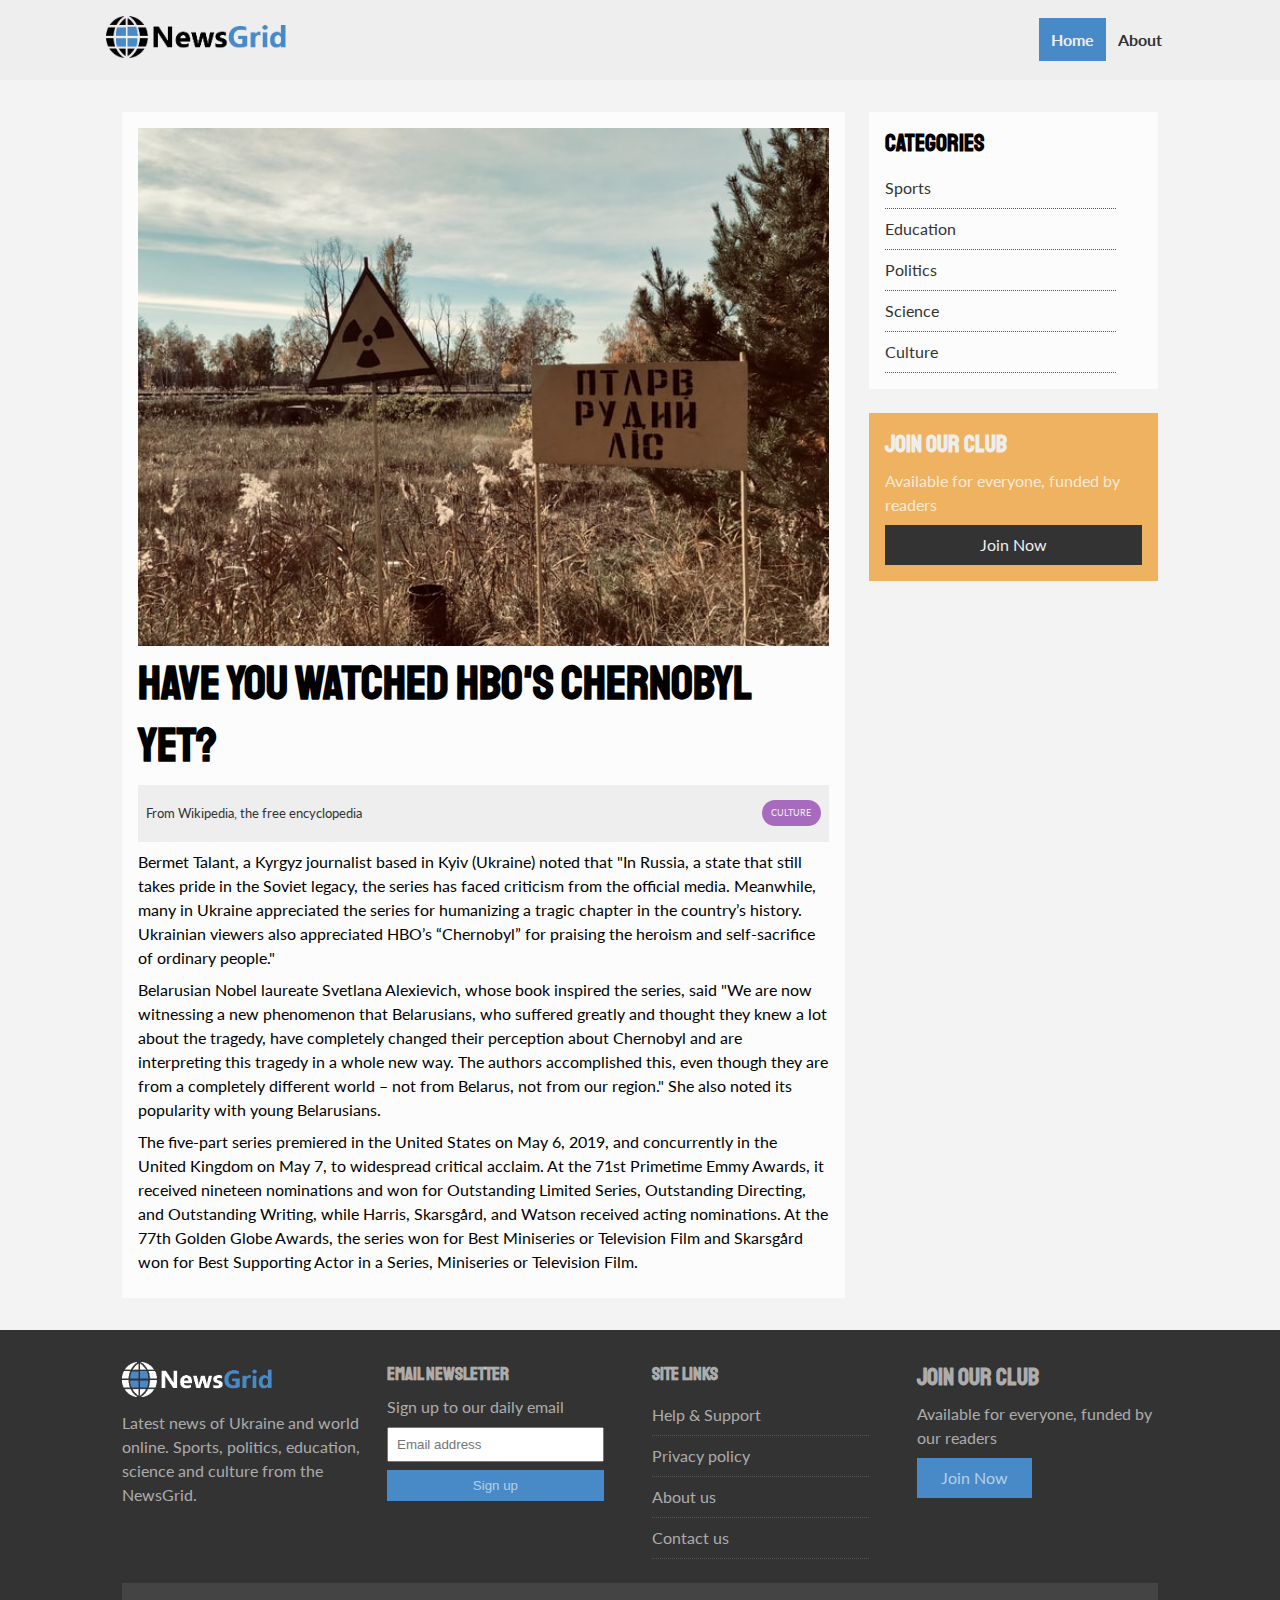
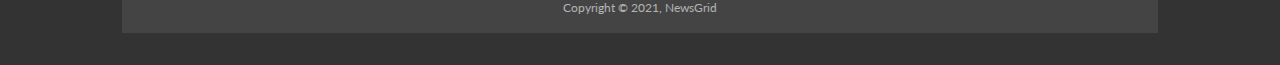
<file: articles/article6.html>
<!DOCTYPE html>
<html lang="en">
  <head>
    <meta charset="UTF-8" />
    <meta name="viewport" content="width=device-width, initial-scale=1.0" />
    <link
      rel="stylesheet"
      href="https://use.fontawesome.com/releases/v5.12.1/css/all.css"
      integrity="sha384-v8BU367qNbs/aIZIxuivaU55N5GPF89WBerHoGA4QTcbUjYiLQtKdrfXnqAcXyTv"
      crossorigin="anonymous"
    />
    <link
      href="https://fonts.googleapis.com/css?family=Lato|Staatliches&display=swap"
      rel="stylesheet"
    />
    <link rel="stylesheet" href="../css/style.css" />
    <link
      rel="stylesheet"
      media="screen and (max-width: 768px)"
      href="../css/mobile.css"
    />
    <link rel="shortcut icon" type="image/x-icon" href="favicon.ico" />
    <script src="../components/header.js" type="text/javascript" defer></script>
    <script src="../components/footer.js" type="text/javascript" defer></script>
    <title>NewsGrid | Latest News</title>
  </head>

  <body>
    <header-component></header-component>

    <section id="article">
      <div class="container">
        <div class="page-container">
          <article class="card">
            <img src="../img/articles/chornobyl.jpg" alt="Speak Ukrainian" />
            <h1 class="l-heading">Have you watched HBO's Chernobyl yet?</h1>
            <div class="meta">
              <small>
                <i class="fas fa-user"></i>
                <a
                  href="https://en.wikipedia.org/wiki/Chernobyl_(miniseries)"
                  target="_blank"
                  >From Wikipedia, the free encyclopedia</a
                >
              </small>
              <div class="category category-culture">Culture</div>
            </div>
            <p>
              Bermet Talant, a Kyrgyz journalist based in Kyiv (Ukraine) noted
              that "In Russia, a state that still takes pride in the Soviet
              legacy, the series has faced criticism from the official media.
              Meanwhile, many in Ukraine appreciated the series for humanizing a
              tragic chapter in the country’s history. Ukrainian viewers also
              appreciated HBO’s “Chernobyl” for praising the heroism and
              self-sacrifice of ordinary people."
            </p>
            <p>
              Belarusian Nobel laureate Svetlana Alexievich, whose book inspired
              the series, said "We are now witnessing a new phenomenon that
              Belarusians, who suffered greatly and thought they knew a lot
              about the tragedy, have completely changed their perception about
              Chernobyl and are interpreting this tragedy in a whole new way.
              The authors accomplished this, even though they are from a
              completely different world – not from Belarus, not from our
              region." She also noted its popularity with young Belarusians.
            </p>
            <p>
              The five-part series premiered in the United States on May 6,
              2019, and concurrently in the United Kingdom on May 7, to
              widespread critical acclaim. At the 71st Primetime Emmy Awards, it
              received nineteen nominations and won for Outstanding Limited
              Series, Outstanding Directing, and Outstanding Writing, while
              Harris, Skarsgård, and Watson received acting nominations. At the
              77th Golden Globe Awards, the series won for Best Miniseries or
              Television Film and Skarsgård won for Best Supporting Actor in a
              Series, Miniseries or Television Film.
            </p>
          </article>

          <aside id="categories" class="card">
            <h2>Categories</h2>
            <ul class="list">
              <li>
                <a href="#"><i class="fas fa-chevron-right"></i> Sports</a>
              </li>
              <li>
                <a href="#"><i class="fas fa-chevron-right"></i> Education</a>
              </li>
              <li>
                <a href="#"><i class="fas fa-chevron-right"></i> Politics</a>
              </li>
              <li>
                <a href="#"><i class="fas fa-chevron-right"></i> Science</a>
              </li>
              <li>
                <a href="#"><i class="fas fa-chevron-right"></i> Culture</a>
              </li>
            </ul>
          </aside>

          <aside class="card bg-secondary">
            <h2>Join Our Club</h2>
            <p>Available for everyone, funded by readers</p>
            <a href="#" class="btn btn-dark btn-block">Join Now</a>
          </aside>
        </div>
      </div>
    </section>

    <!-- Footer -->
    <footer-component></footer-component>
  </body>
</html>
</file>
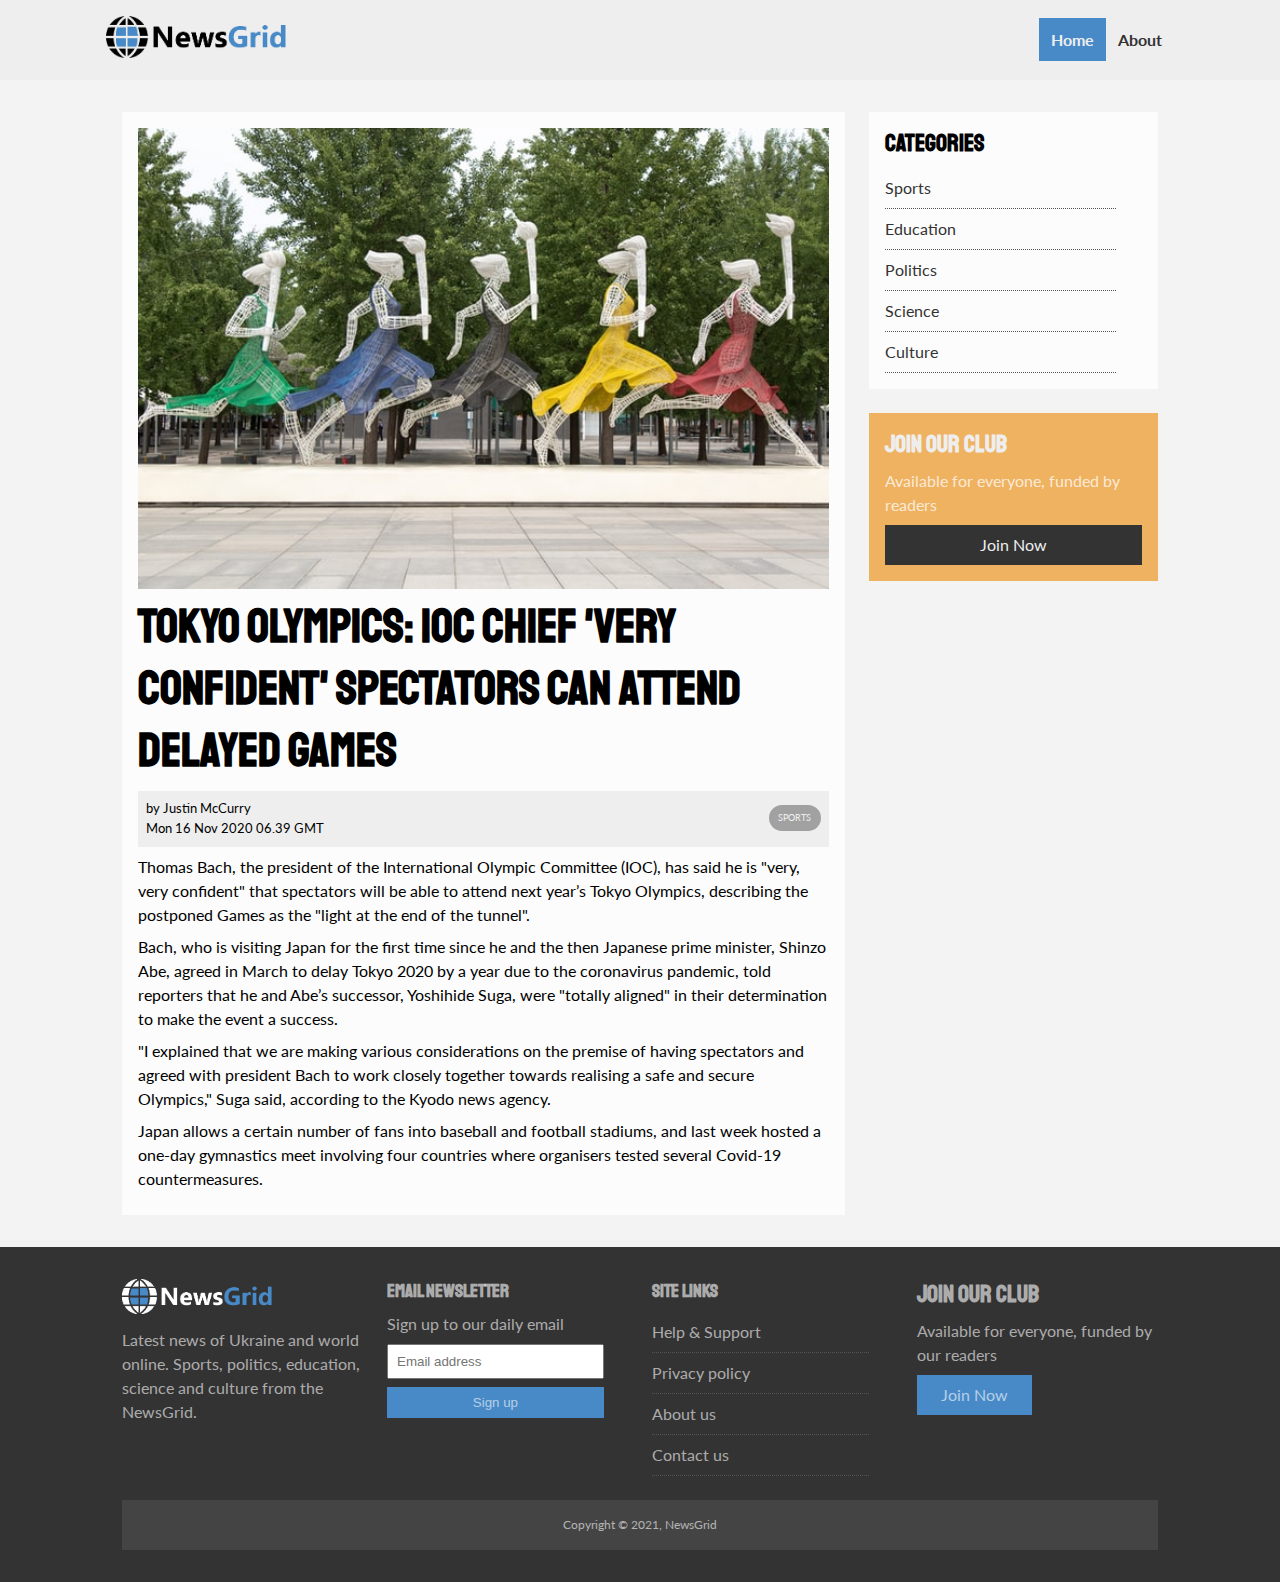
<file: articles/article7.html>
<!DOCTYPE html>
<html lang="en">
  <head>
    <meta charset="UTF-8" />
    <meta name="viewport" content="width=device-width, initial-scale=1.0" />
    <link
      rel="stylesheet"
      href="https://use.fontawesome.com/releases/v5.12.1/css/all.css"
      integrity="sha384-v8BU367qNbs/aIZIxuivaU55N5GPF89WBerHoGA4QTcbUjYiLQtKdrfXnqAcXyTv"
      crossorigin="anonymous"
    />
    <link
      href="https://fonts.googleapis.com/css?family=Lato|Staatliches&display=swap"
      rel="stylesheet"
    />
    <link rel="stylesheet" href="../css/style.css" />
    <link
      rel="stylesheet"
      media="screen and (max-width: 768px)"
      href="../css/mobile.css"
    />
    <link rel="shortcut icon" type="image/x-icon" href="favicon.ico" />
    <script src="../components/header.js" type="text/javascript" defer></script>
    <script src="../components/footer.js" type="text/javascript" defer></script>
    <title>NewsGrid | Latest News</title>
  </head>

  <body>
    <header-component></header-component>

    <section id="article">
      <div class="container">
        <div class="page-container">
          <article class="card">
            <img src="../img/articles/sport_a.jpg" alt="Tokyo Olympics" />
            <h1 class="l-heading">
              Tokyo Olympics: IOC chief 'very confident' spectators can attend
              delayed Games
            </h1>
            <div class="meta">
              <small>
                <i class="fas fa-user-clock"></i> by Justin McCurry <br />
                Mon 16 Nov 2020 06.39 GMT</small
              >
              <div class="category category-sports">Sports</div>
            </div>
            <p>
              Thomas Bach, the president of the International Olympic Committee
              (IOC), has said he is "very, very confident" that spectators will
              be able to attend next year’s Tokyo Olympics, describing the
              postponed Games as the "light at the end of the tunnel".
            </p>
            <p>
              Bach, who is visiting Japan for the first time since he and the
              then Japanese prime minister, Shinzo Abe, agreed in March to delay
              Tokyo 2020 by a year due to the coronavirus pandemic, told
              reporters that he and Abe’s successor, Yoshihide Suga, were
              "totally aligned" in their determination to make the event a
              success.
            </p>
            <p>
              "I explained that we are making various considerations on the
              premise of having spectators and agreed with president Bach to
              work closely together towards realising a safe and secure
              Olympics," Suga said, according to the Kyodo news agency.
            </p>
            <p>
              Japan allows a certain number of fans into baseball and football
              stadiums, and last week hosted a one-day gymnastics meet involving
              four countries where organisers tested several Covid-19
              countermeasures.
            </p>
          </article>

          <aside id="categories" class="card">
            <h2>Categories</h2>
            <ul class="list">
              <li>
                <a href="#"><i class="fas fa-chevron-right"></i> Sports</a>
              </li>
              <li>
                <a href="#"><i class="fas fa-chevron-right"></i> Education</a>
              </li>
              <li>
                <a href="#"><i class="fas fa-chevron-right"></i> Politics</a>
              </li>
              <li>
                <a href="#"><i class="fas fa-chevron-right"></i> Science</a>
              </li>
              <li>
                <a href="#"><i class="fas fa-chevron-right"></i> Culture</a>
              </li>
            </ul>
          </aside>

          <aside class="card bg-secondary">
            <h2>Join Our Club</h2>
            <p>Available for everyone, funded by readers</p>
            <a href="#" class="btn btn-dark btn-block">Join Now</a>
          </aside>
        </div>
      </div>
    </section>

    <!-- Footer -->
    <footer-component></footer-component>
  </body>
</html>
</file>
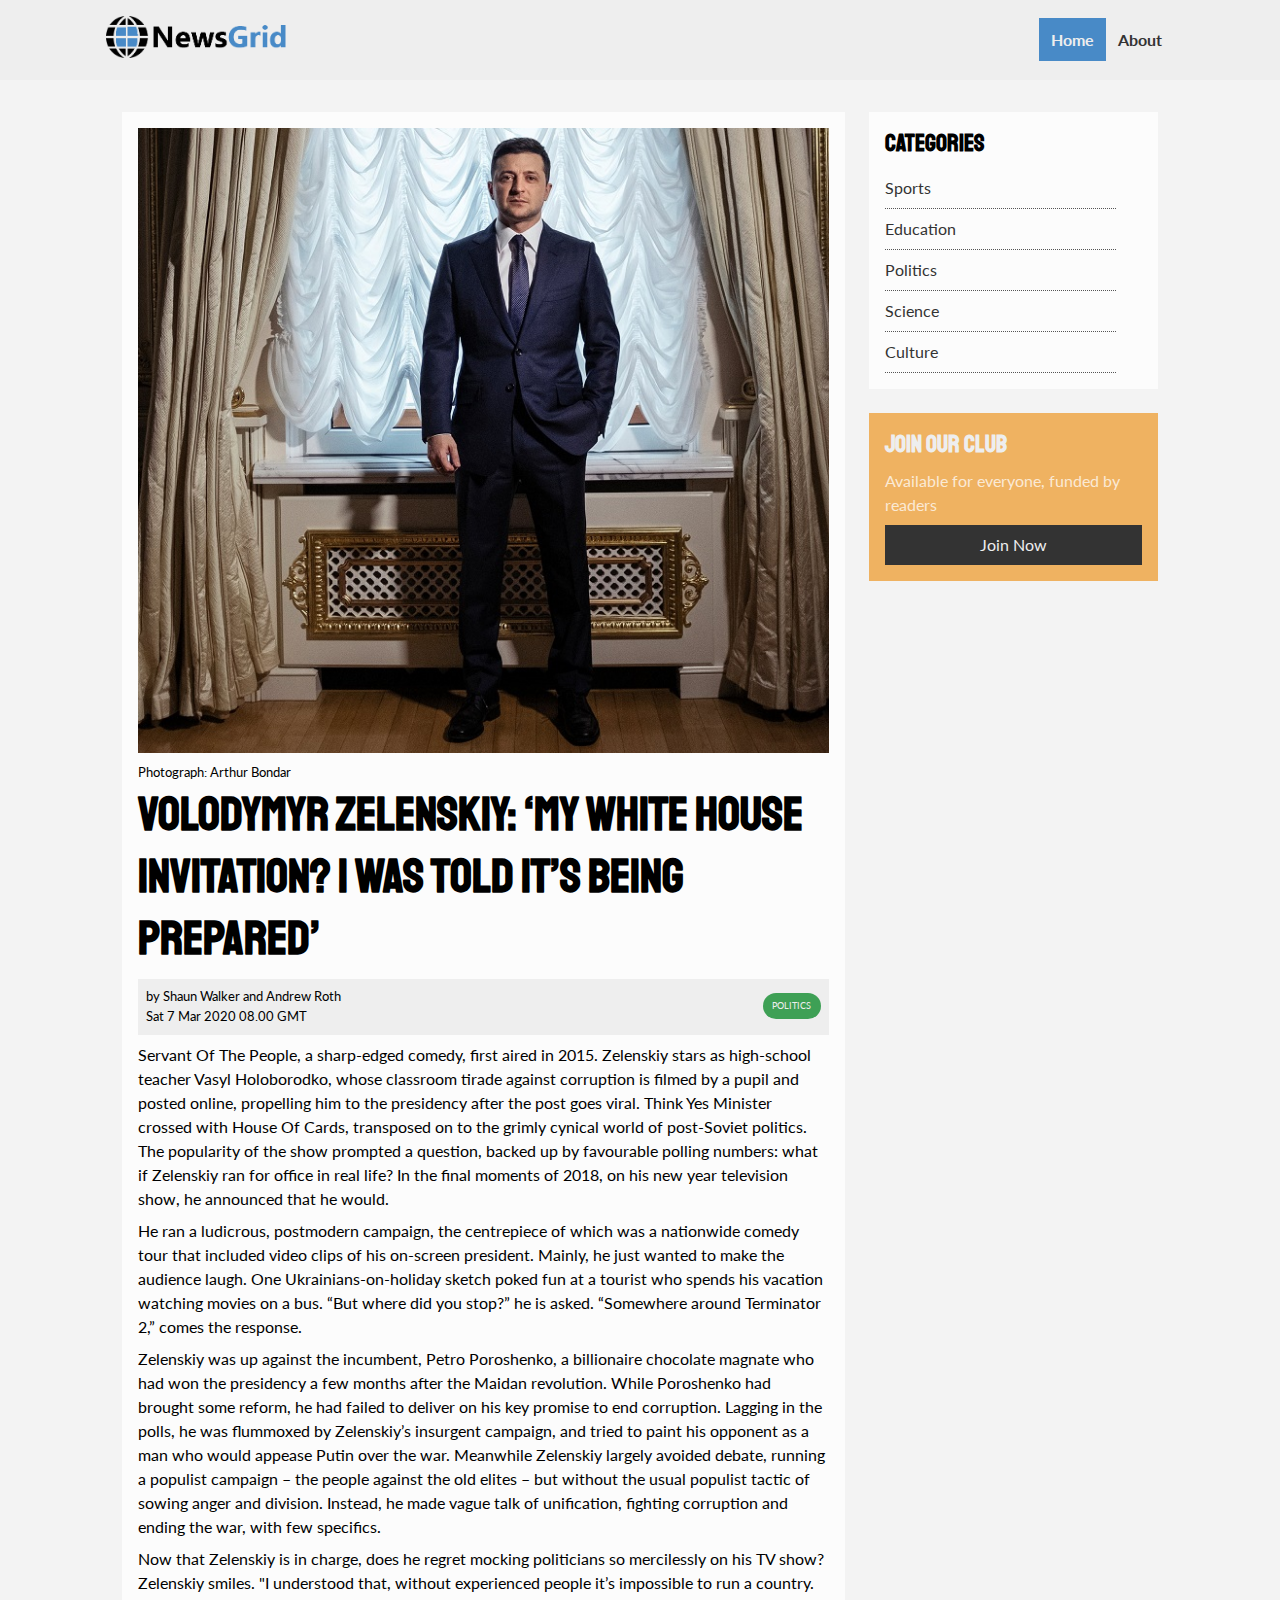
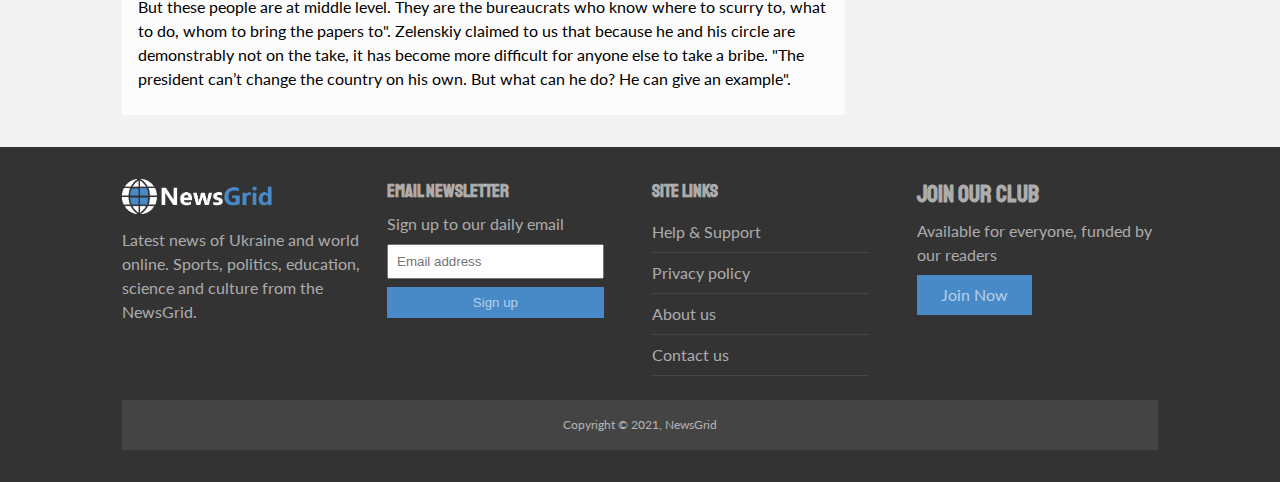
<file: articles/article8.html>
<!DOCTYPE html>
<html lang="en">
  <head>
    <meta charset="UTF-8" />
    <meta name="viewport" content="width=device-width, initial-scale=1.0" />
    <link
      rel="stylesheet"
      href="https://use.fontawesome.com/releases/v5.12.1/css/all.css"
      integrity="sha384-v8BU367qNbs/aIZIxuivaU55N5GPF89WBerHoGA4QTcbUjYiLQtKdrfXnqAcXyTv"
      crossorigin="anonymous"
    />
    <link
      href="https://fonts.googleapis.com/css?family=Lato|Staatliches&display=swap"
      rel="stylesheet"
    />
    <link rel="stylesheet" href="../css/style.css" />
    <link
      rel="stylesheet"
      media="screen and (max-width: 768px)"
      href="../css/mobile.css"
    />
    <link rel="shortcut icon" type="image/x-icon" href="favicon.ico" />
    <script src="../components/header.js" type="text/javascript" defer></script>
    <script src="../components/footer.js" type="text/javascript" defer></script>
    <title>NewsGrid | Latest News</title>
  </head>

  <body>
    <header-component></header-component>

    <section id="article">
      <div class="container">
        <div class="page-container">
          <article class="card">
            <figure>
              <img
                src="../img/articles/politics_a.jpg"
                alt="The President of Ukraine"
              />
              <figcaption><small>Photograph: Arthur Bondar</small></figcaption>
            </figure>
            <h1 class="l-heading">
              Volodymyr Zelenskiy: ‘My White House invitation? I was told it’s
              being prepared’
            </h1>
            <div class="meta">
              <small>
                <i class="fas fa-user-clock"></i> by Shaun Walker and Andrew
                Roth <br />
                Sat 7 Mar 2020 08.00 GMT
              </small>
              <div class="category category-politics">Politics</div>
            </div>
            <p>
              Servant Of The People, a sharp-edged comedy, first aired in 2015.
              Zelenskiy stars as high-school teacher Vasyl Holoborodko, whose
              classroom tirade against corruption is filmed by a pupil and
              posted online, propelling him to the presidency after the post
              goes viral. Think Yes Minister crossed with House Of Cards,
              transposed on to the grimly cynical world of post-Soviet politics.
              The popularity of the show prompted a question, backed up by
              favourable polling numbers: what if Zelenskiy ran for office in
              real life? In the final moments of 2018, on his new year
              television show, he announced that he would.
            </p>
            <p>
              He ran a ludicrous, postmodern campaign, the centrepiece of which
              was a nationwide comedy tour that included video clips of his
              on-screen president. Mainly, he just wanted to make the audience
              laugh. One Ukrainians-on-holiday sketch poked fun at a tourist who
              spends his vacation watching movies on a bus. “But where did you
              stop?” he is asked. “Somewhere around Terminator 2,” comes the
              response.
            </p>
            <p>
              Zelenskiy was up against the incumbent, Petro Poroshenko, a
              billionaire chocolate magnate who had won the presidency a few
              months after the Maidan revolution. While Poroshenko had brought
              some reform, he had failed to deliver on his key promise to end
              corruption. Lagging in the polls, he was flummoxed by Zelenskiy’s
              insurgent campaign, and tried to paint his opponent as a man who
              would appease Putin over the war. Meanwhile Zelenskiy largely
              avoided debate, running a populist campaign – the people against
              the old elites – but without the usual populist tactic of sowing
              anger and division. Instead, he made vague talk of unification,
              fighting corruption and ending the war, with few specifics.
            </p>
            <p>
              Now that Zelenskiy is in charge, does he regret mocking
              politicians so mercilessly on his TV show? Zelenskiy smiles. "I
              understood that, without experienced people it’s impossible to run
              a country. But these people are at middle level. They are the
              bureaucrats who know where to scurry to, what to do, whom to bring
              the papers to". Zelenskiy claimed to us that because he and his
              circle are demonstrably not on the take, it has become more
              difficult for anyone else to take a bribe. "The president can’t
              change the country on his own. But what can he do? He can give an
              example".
            </p>
          </article>

          <aside id="categories" class="card">
            <h2>Categories</h2>
            <ul class="list">
              <li>
                <a href="#"><i class="fas fa-chevron-right"></i> Sports</a>
              </li>
              <li>
                <a href="#"><i class="fas fa-chevron-right"></i> Education</a>
              </li>
              <li>
                <a href="#"><i class="fas fa-chevron-right"></i> Politics</a>
              </li>
              <li>
                <a href="#"><i class="fas fa-chevron-right"></i> Science</a>
              </li>
              <li>
                <a href="#"><i class="fas fa-chevron-right"></i> Culture</a>
              </li>
            </ul>
          </aside>

          <aside class="card bg-secondary">
            <h2>Join Our Club</h2>
            <p>Available for everyone, funded by readers</p>
            <a href="#" class="btn btn-dark btn-block">Join Now</a>
          </aside>
        </div>
      </div>
    </section>

    <!-- Footer -->
    <footer-component></footer-component>
  </body>
</html>
</file>
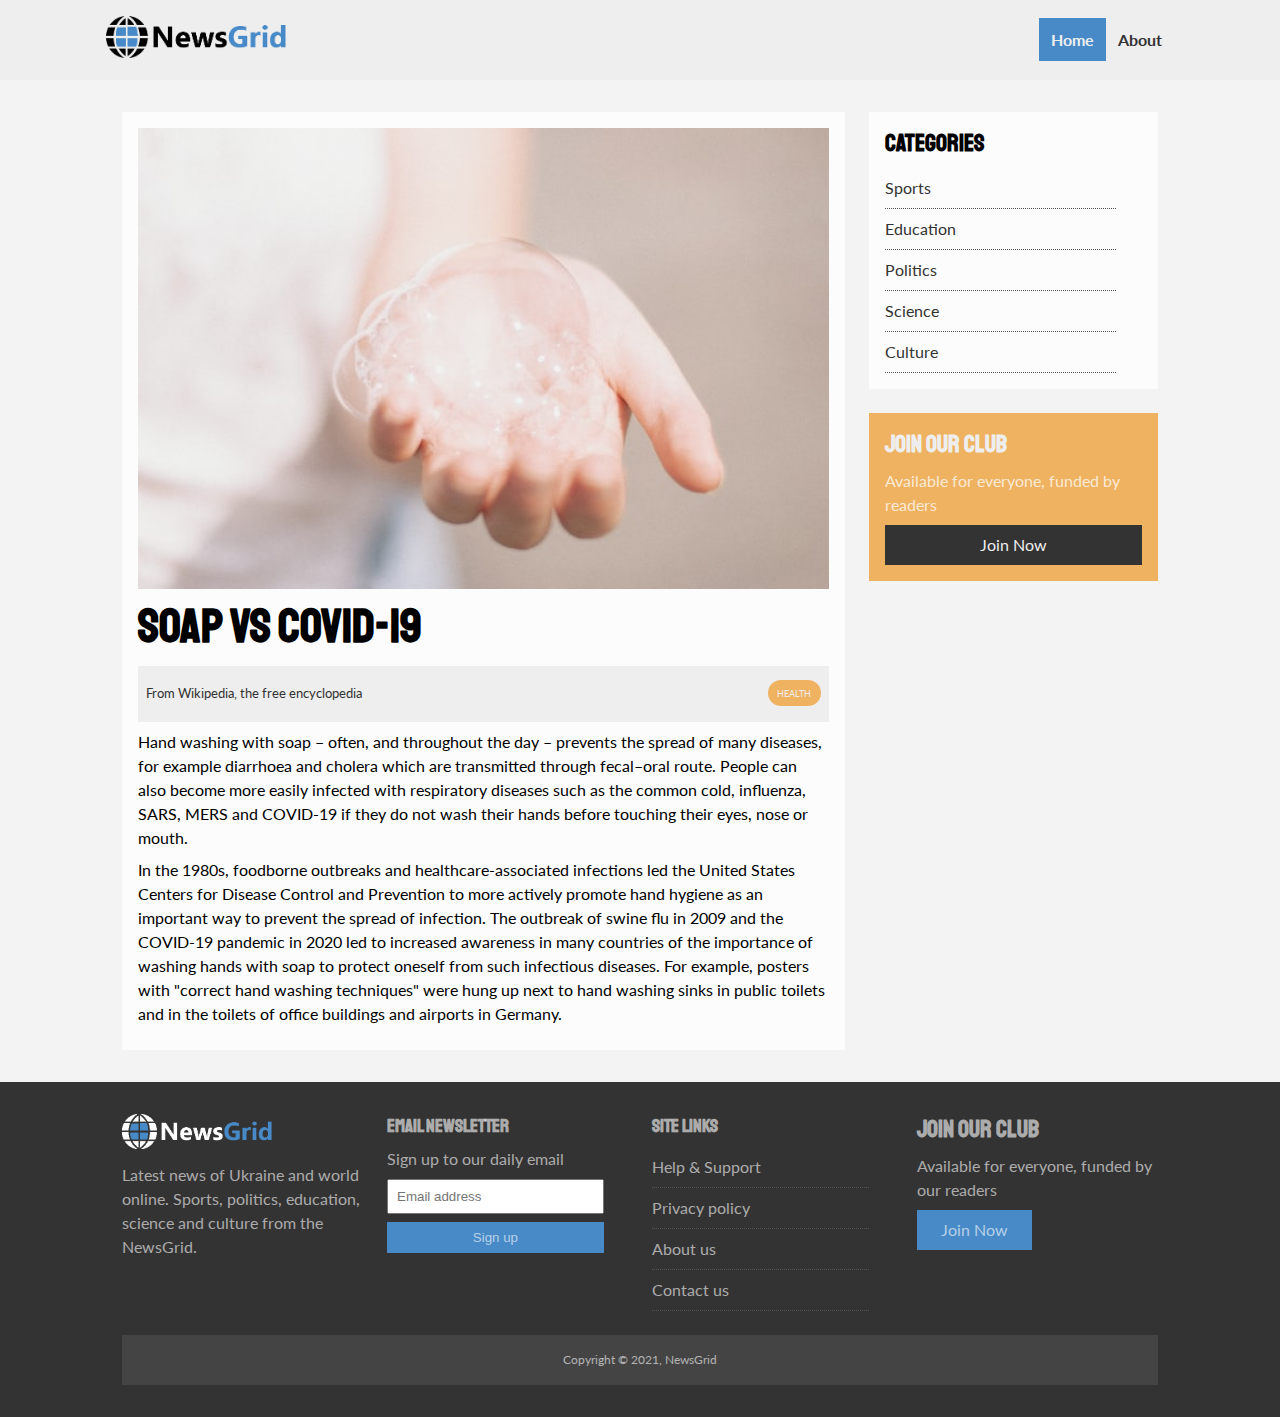
<file: articles/atricle4.html>
<!DOCTYPE html>
<html lang="en">
  <head>
    <meta charset="UTF-8" />
    <meta name="viewport" content="width=device-width, initial-scale=1.0" />
    <link
      rel="stylesheet"
      href="https://use.fontawesome.com/releases/v5.12.1/css/all.css"
      integrity="sha384-v8BU367qNbs/aIZIxuivaU55N5GPF89WBerHoGA4QTcbUjYiLQtKdrfXnqAcXyTv"
      crossorigin="anonymous"
    />
    <link
      href="https://fonts.googleapis.com/css?family=Lato|Staatliches&display=swap"
      rel="stylesheet"
    />
    <link rel="stylesheet" href="../css/style.css" />
    <link
      rel="stylesheet"
      media="screen and (max-width: 768px)"
      href="../css/mobile.css"
    />
    <link rel="shortcut icon" type="image/x-icon" href="favicon.ico" />
    <script src="../components/header.js" type="text/javascript" defer></script>
    <script src="../components/footer.js" type="text/javascript" defer></script>
    <title>NewsGrid | Latest News</title>
  </head>

  <body>
    <header-component></header-component>

    <section id="article">
      <div class="container">
        <div class="page-container">
          <article class="card">
            <img
              src="../img/articles/soap.jpg"
              alt="The President of Ukraine"
            />
            <h1 class="l-heading">Soap vs COVID-19</h1>
            <div class="meta">
              <small>
                <i class="fas fa-user"></i>
                <a
                  href="https://en.wikipedia.org/wiki/Hand_washing"
                  target="_blank"
                  >From Wikipedia, the free encyclopedia</a
                >
              </small>
              <div class="category category-science">Health</div>
            </div>
            <p></p>
            <p>
              Hand washing with soap – often, and throughout the day – prevents
              the spread of many diseases, for example diarrhoea and cholera
              which are transmitted through fecal–oral route. People can also
              become more easily infected with respiratory diseases such as the
              common cold, influenza, SARS, MERS and COVID-19 if they do not
              wash their hands before touching their eyes, nose or mouth.
            </p>
            <p>
              In the 1980s, foodborne outbreaks and healthcare-associated
              infections led the United States Centers for Disease Control and
              Prevention to more actively promote hand hygiene as an important
              way to prevent the spread of infection. The outbreak of swine flu
              in 2009 and the COVID-19 pandemic in 2020 led to increased
              awareness in many countries of the importance of washing hands
              with soap to protect oneself from such infectious diseases. For
              example, posters with "correct hand washing techniques" were hung
              up next to hand washing sinks in public toilets and in the toilets
              of office buildings and airports in Germany.
            </p>
          </article>

          <aside id="categories" class="card">
            <h2>Categories</h2>
            <ul class="list">
              <li>
                <a href="#"><i class="fas fa-chevron-right"></i> Sports</a>
              </li>
              <li>
                <a href="#"><i class="fas fa-chevron-right"></i> Education</a>
              </li>
              <li>
                <a href="#"><i class="fas fa-chevron-right"></i> Politics</a>
              </li>
              <li>
                <a href="#"><i class="fas fa-chevron-right"></i> Science</a>
              </li>
              <li>
                <a href="#"><i class="fas fa-chevron-right"></i> Culture</a>
              </li>
            </ul>
          </aside>

          <aside class="card bg-secondary">
            <h2>Join Our Club</h2>
            <p>Available for everyone, funded by readers</p>
            <a href="#" class="btn btn-dark btn-block">Join Now</a>
          </aside>
        </div>
      </div>
    </section>

    <!-- Footer -->
    <footer-component></footer-component>
  </body>
</html>
</file>
<file: css/style.css>
:root {
  --primary-color: #488ac7;
  --secondary-color: #efb261;
  --light-color: #f3f3f3;
  --not-purewhite: #eee;
  --dark-color: #333;
  --max-width: 1100px;
}

.category {
  --politics-color: #3ea055;
  --culture-color: #a66bbe;
  --ed-color: #e4cd04;
  --nature-color: #bbce5d;
  --science-color: #efb261;
  --sports-color: #7070709d;
}

* {
  margin: 0;
  padding: 0;
  box-sizing: border-box;
}

body {
  font-family: 'Lato', sans-serif;
  line-height: 1.5;
  background: var(--light-color);
}

a {
  color: #333;
  text-decoration: none;
}

ul {
  list-style: none;
}

p {
  margin: 0.5rem 0;
}

img {
  width: 100%;
}

h1,
h2,
h3,
h4,
h5,
h6 {
  font-family: 'Staatliches', cursive;
  margin-bottom: 0.55rem;
  line-height: 1.3;
}

/* Utility */
.container {
  max-width: var(--max-width);
  margin: auto;
  padding: 0 2rem;
  overflow: hidden;
}

.category {
  display: inline-block;
  color: var(--not-purewhite);
  font-size: 0.55rem;
  text-transform: uppercase;
  padding: 0.4rem 0.6rem;
  border-radius: 15px;
  margin-bottom: 0.5rem;
}

.category-nature {
  background: var(--nature-color);
}
.category-politics {
  background: var(--politics-color);
}
.category-science {
  background: var(--science-color);
}
.category-education {
  background: var(--ed-color);
}
.category-culture {
  background: var(--culture-color);
}
.category-sports {
  background: var(--sports-color);
}

.btn {
  display: inline-block;
  border: none;
  background: var(--dark-color);
  color: var(--not-purewhite);
  padding: 0.5rem 1.5rem;
}

.btn-light {
  background: var(--light-color);
}
.btn-primary {
  background: var(--primary-color);
}
.btn-secondary {
  background: var(--secondary-color);
}

.btn-block {
  display: block;
  width: 100%;
  text-align: center;
}

.btn:hover {
  opacity: 0.9;
}

.small-font {
  font-size: 0.75rem;
}

.card {
  background: #ffffffbd;
  padding: 1rem;
}

.bg-dark {
  background: var(--dark-color);
  color: #ffffffbd;
}

.bg-primary {
  background: var(--primary-color);
  color: #ffffffbd;
}

.bg-secondary {
  background: var(--secondary-color);
  color: #ffffffbd;
}

.bg-dark h1,
.bg-dark h2,
.bg-dark h3,
.bg-dark a,
.bg-primary h1,
.bg-primary h2,
.bg-primary h3,
.bg-primary a,
.bg-secondary h1,
.bg-secondary h2,
.bg-secondary h3,
.bg-secondary a {
  color: var(--not-purewhite);
}

.py-1 {
  padding: 1.5rem 0;
}
.py-2 {
  padding: 2rem 0;
}
.py-3 {
  padding: 3rem 0;
}
.p-1 {
  padding: 1.5rem;
}
.p-2 {
  padding: 2rem;
}
.p-3 {
  padding: 3rem;
}

.l-heading {
  font-size: 3rem;
}

.list li {
  padding: 0.5rem 0;
  border-bottom: #555 dotted 1px;
  width: 90%;
}

.list li a:hover {
  color: var(--primary-color) !important;
}

/* Inner page grid container*/
.page-container {
  min-height: 65vh;
  display: grid;
  grid-template-columns: 5fr 2fr;
  margin: 2rem 0;
  gap: 1.5rem;
}

.page-container > *:first-child {
  grid-row: 1 / span 3;
}

/* Navigation */
#main-nav {
  background: var(--not-purewhite);
  position: sticky;
  top: 0;
  z-index: 2;
}

#main-nav .container {
  display: grid;
  grid-template-columns: 6fr 3fr 2fr;
  padding: 1rem;
  align-items: center;
}

#main-nav .logo {
  width: 180px;
}

#main-nav ul {
  justify-self: end;
  display: flex;
}

#main-nav ul li a {
  padding: 0.75rem;
  font-weight: bold;
}

#main-nav ul li a.current {
  background: var(--primary-color);
  color: var(--not-purewhite);
}

#main-nav ul li a:hover {
  background: var(--light-color);
  color: var(--dark-color);
}

#main-nav .social {
  justify-self: center;
}

#main-nav .social i {
  color: #777;
  margin-right: 0.5rem;
}
#main-nav .social i.fa-facebook:hover {
  color: #4267b2;
}
#main-nav .social i.fa-twitter:hover {
  color: #1da1f2;
}
#main-nav .social i.fa-instagram:hover {
  color: #bc2a8d;
}
#main-nav .social i.fa-youtube:hover {
  color: #ff0000;
}

/* Showcase */
#showcase {
  color: var(--not-purewhite);
  background: #333;
  padding: 2rem;
  position: relative;
}

#showcase h1 a {
  color: var(--not-purewhite);
}

#showcase:before {
  content: '';
  background: url('../img/featured.jpg') no-repeat center center/cover;
  position: absolute;
  top: 0;
  left: 0;
  width: 100%;
  height: 100%;
  opacity: 0.4;
}

#showcase .showcase-container {
  display: grid;
  grid-template-columns: repeat(2, 1fr);
  justify-content: center;
  align-items: center;
  height: 50vh;
}

#showcase .showcase-content {
  z-index: 1;
}

#showcase .showcase-content p {
  margin-bottom: 1rem;
}

/* Home Articles */
#home-articles .articles-container {
  display: grid;
  grid-template-columns: repeat(3, 1fr);
  gap: 1rem;
}

#home-articles .articles-container > *:first-child,
#home-articles .articles-container > *:last-child {
  display: grid;
  grid-template-columns: repeat(2, 1fr);
  gap: 1rem;
  align-items: center;
  grid-column: 1 / span 2;
}

#home-articles .articles-container > *:last-child {
  grid-column: 2 / span 2;
}

/* Metadata of article (by who's written, when) */
#article .meta {
  display: flex;
  justify-content: space-between;
  align-items: center;
  background: var(--not-purewhite);
  padding: 0.5rem;
}

#article .meta .category {
  margin-top: 0.4rem;
}

#article p a {
  background-color: #efb261;
  border-radius: 5px;
  padding: 0.2rem;
}

#article p .about-ua {
  font-weight: bold;
}

#article ol {
  list-style-position: inside;
}

/* Footer */
#main-footer {
  background: var(--dark-color);
  color: #ffffff9a;
}

#main-footer img {
  width: 150px;
}

#main-footer a {
  color: #ffffff9a;
}

#main-footer .footer-container {
  display: grid;
  grid-template-columns: repeat(4, 1fr);
  gap: 1.5rem;
}

#main-footer .footer-container > *:last-child {
  background: #444;
  grid-column: 1 / span 4;
  padding: 0.5rem;
  text-align: center;
  font-size: 0.75rem;
}

#main-footer .footer-container input[type='email'] {
  width: 90%;
  padding: 0.5rem;
  margin-bottom: 0.5rem;
}

#main-footer .footer-container input[type='submit'] {
  width: 90%;
  color: #ffffff9a;
}

#main-footer .footer-container input:focus {
  outline: var(--dark-color) thin dotted;
}
</file>
<file: css/mobile.css>
/* Navigation */
/* #main-nav .social {
  display: none;
} */

/* Smartphone */
@media screen and (max-width: 414px) {
  #main-nav .container {
    grid-template-columns: 1fr;
    gap: 1.2rem;
    text-align: center;
  }

  #main-nav ul {
    justify-self: center;
  }

  #main-nav ul li a {
    padding: 0.5rem;
  }
}

@media screen and (max-height: 667px) {
  #showcase .showcase-container {
    height: 85vh;
  }
}

#home-articles .articles-container {
  grid-template-columns: repeat(2, 1fr);
}

#home-articles .articles-container > *:first-child,
#home-articles .articles-container > *:last-child {
  grid-template-columns: 1fr;
  grid-column: 1;
}

/* For small smartphone */
@media (max-width: 600px) {
  /* Stack Grid Items */
  #showcase .showcase-container,
  #home-articles .articles-container,
  #main-footer .footer-container {
    grid-template-columns: 1fr;
  }

  #main-footer .footer-container > *:last-child {
    grid-column: 1;
  }

  #main-footer .footer-container > *:first-child,
  #main-footer .footer-container > *:nth-child(2) {
    border-bottom: #444 dotted 1px;
    padding-bottom: 1rem;
  }

  .page-container {
    grid-template-columns: 1fr;
    text-align: center;
  }

  .page-container > *:first-child {
    grid-row: 1;
  }

  .l-heading {
    font-size: 2rem;
  }
}
</file>
